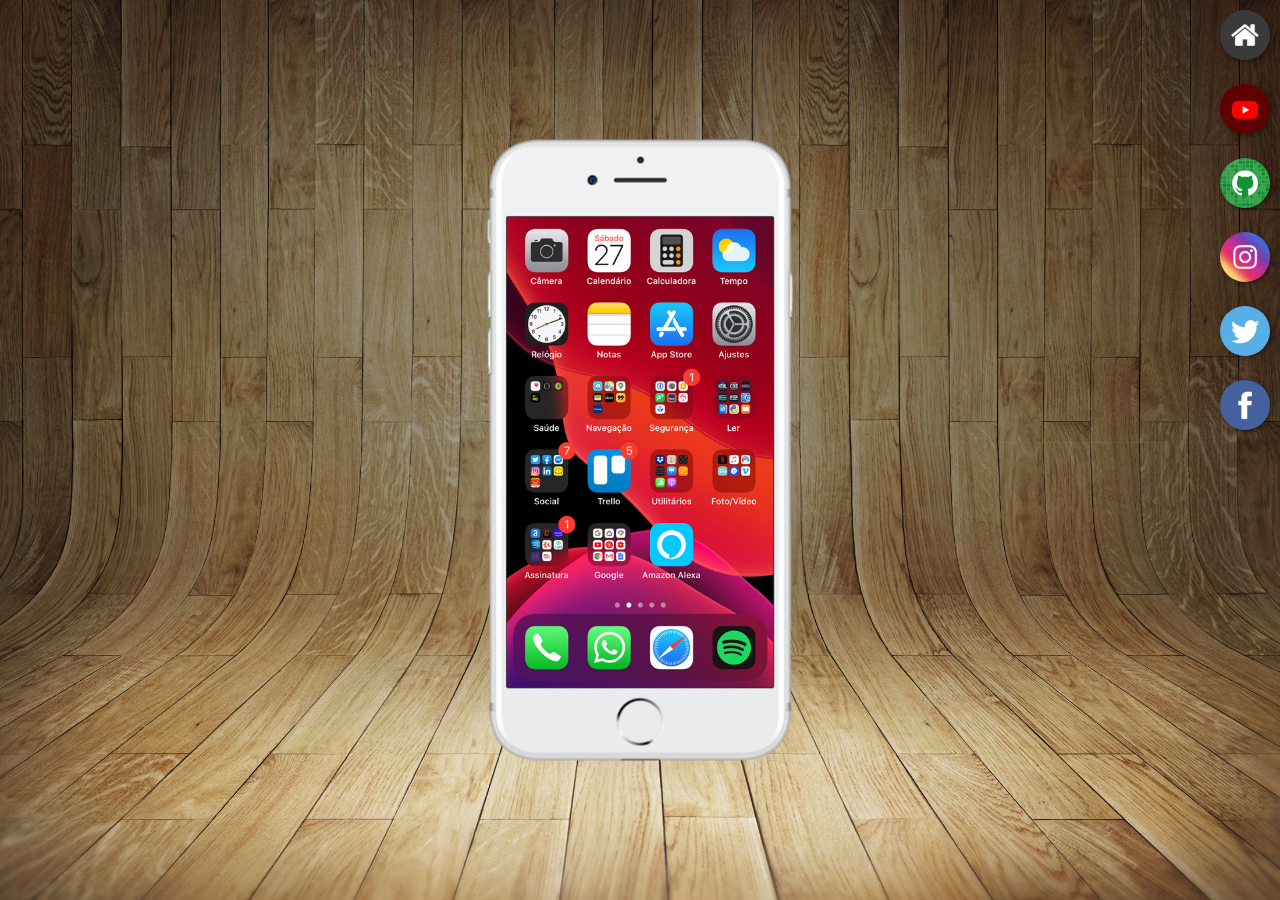
<file: index.html>
<!DOCTYPE html>
<html lang="pt-br">
<head>
    <meta charset="UTF-8">
    <meta name="viewport" content="width=device-width, initial-scale=1.0">
    <link rel="shortcut icon" href="favicon.ico" type="image/x-icon">
    <link rel="stylesheet" href="estilos/style.css">
    <title>Projeto Redes Sociais</title>
</head>
<body>
    <main>
        <section id="telefone">
            <iframe src="home.html" name="tela" id="tela" frameborder="0">
                Seu navegador não é compatível com isso.
            </iframe>
        </section>
        <section id="redes-sociais">
            <a href="home.html" target="tela"><img src="imagens/logo-home.jpg" alt="Home"></a><br>
            <a href="youtube.html" target="tela"><img src="imagens/logo-youtube.jpg" alt="Youtube"></a><br>
            <a href="github.html" target="tela"><img src="imagens/logo-github.jpg" alt="GitHub"></a><br>
            <a href="instagram.html" target="tela"><img src="imagens/logo-instagram.jpg" alt="Instagram"></a><br>
            <a href="x.html" target="tela"><img src="imagens/logo-twitter.jpg" alt="Twitter"></a><br>
            <a href="facebook.html" target="tela"><img src="imagens/logo-facebook.jpg" alt="Facebook"></a>
        </section>
    </main>
</body>
</html>
</file>
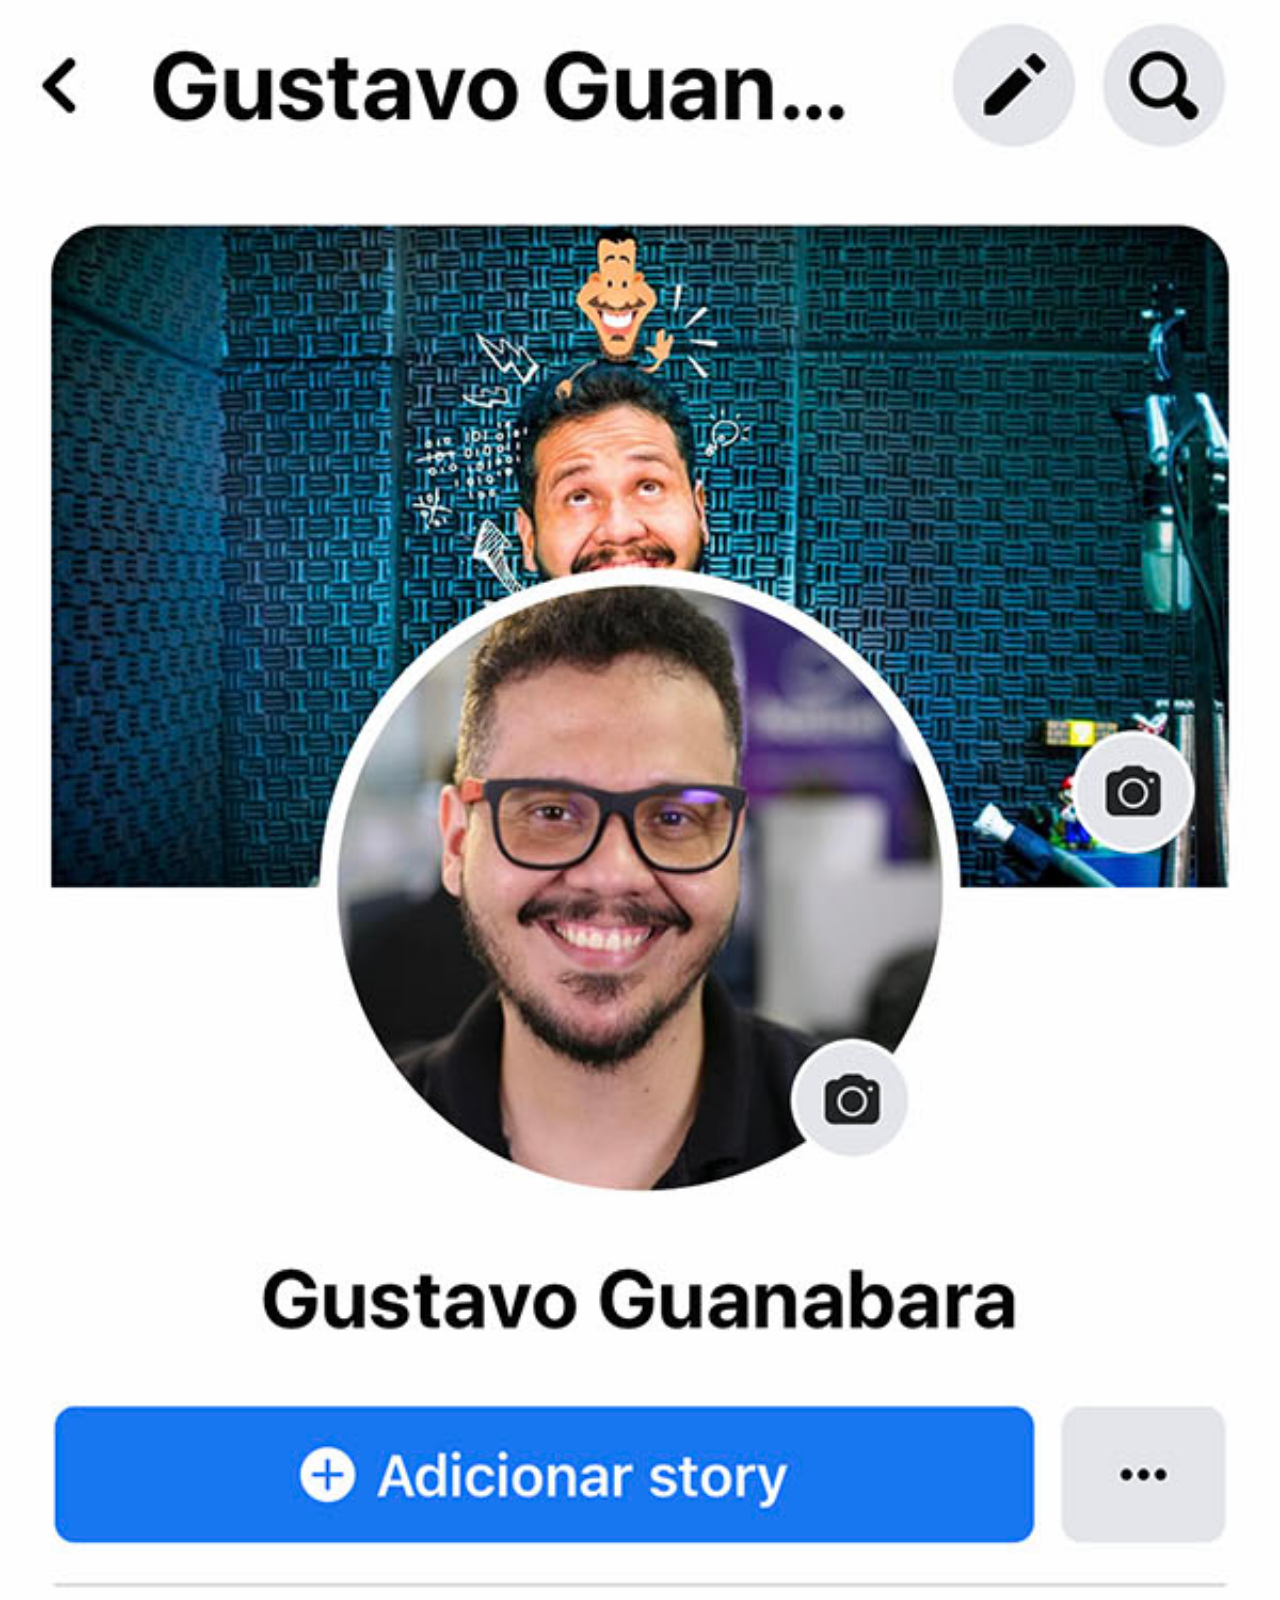
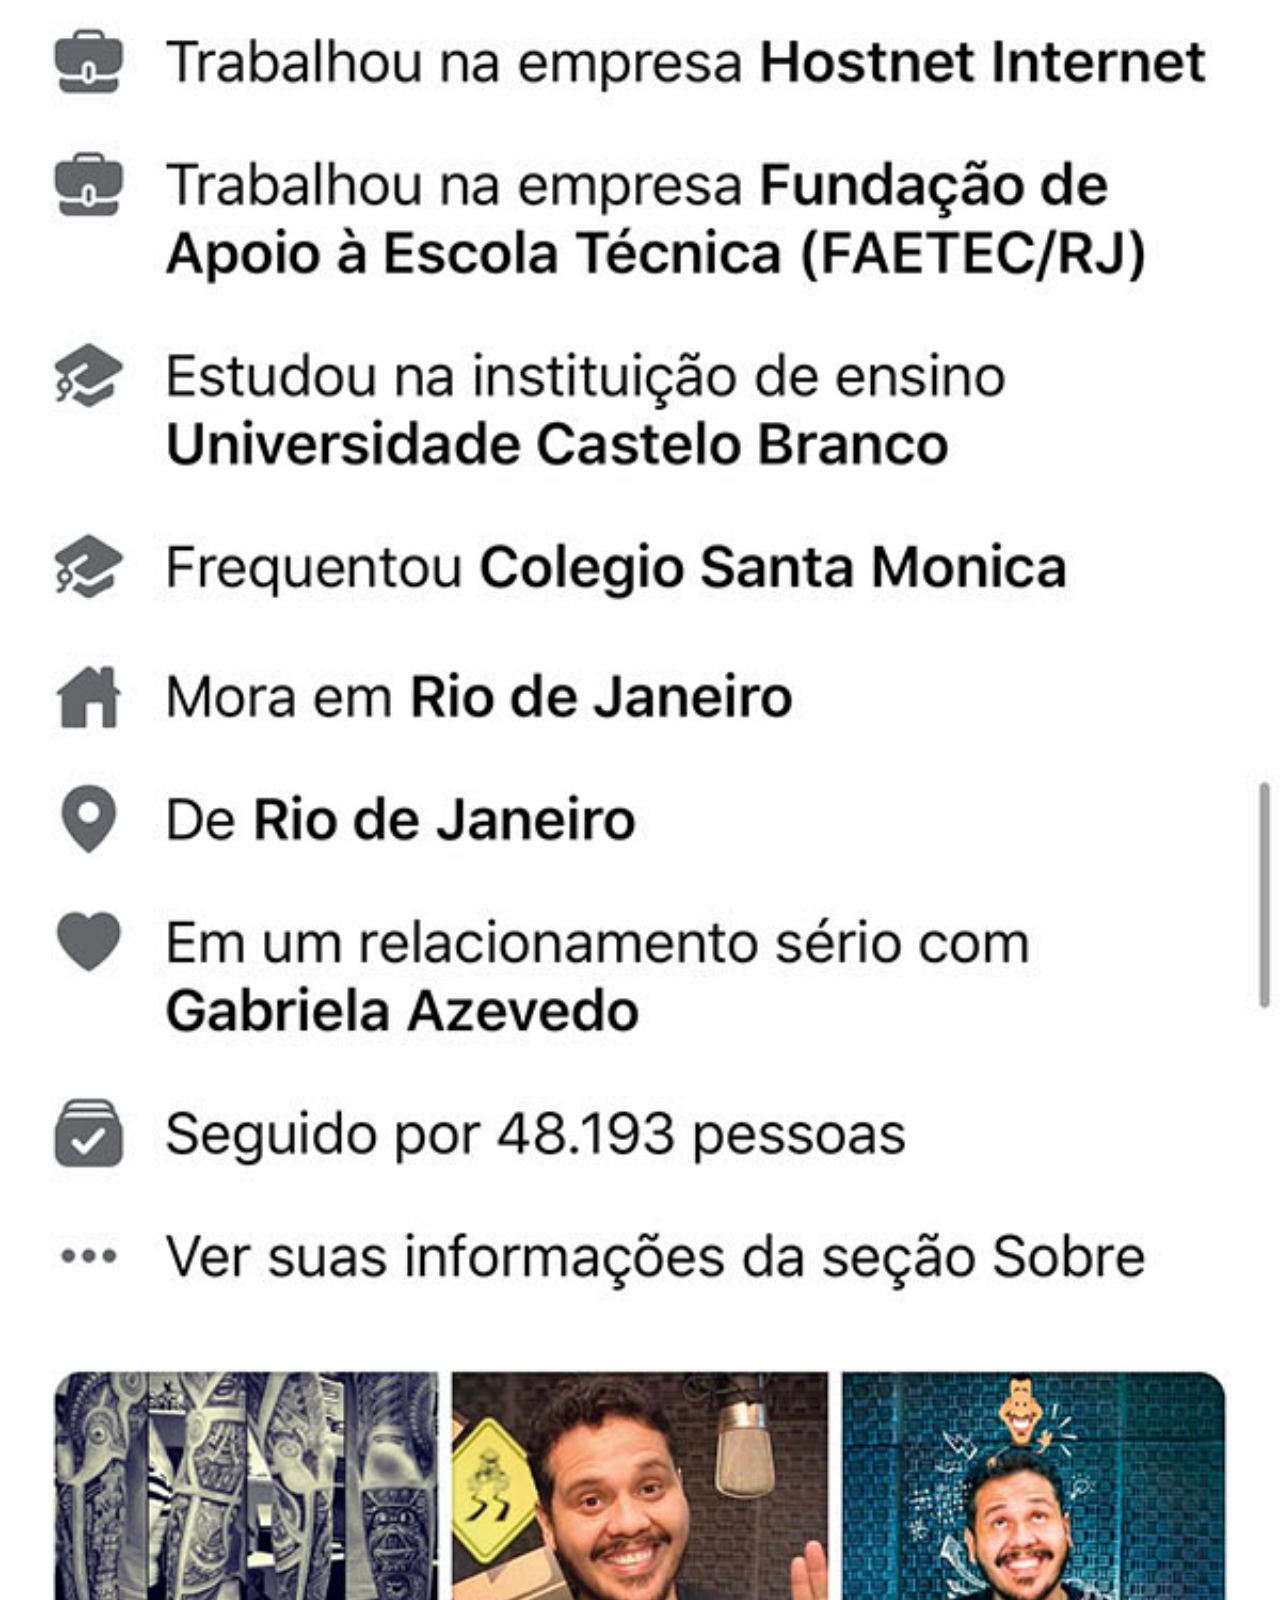
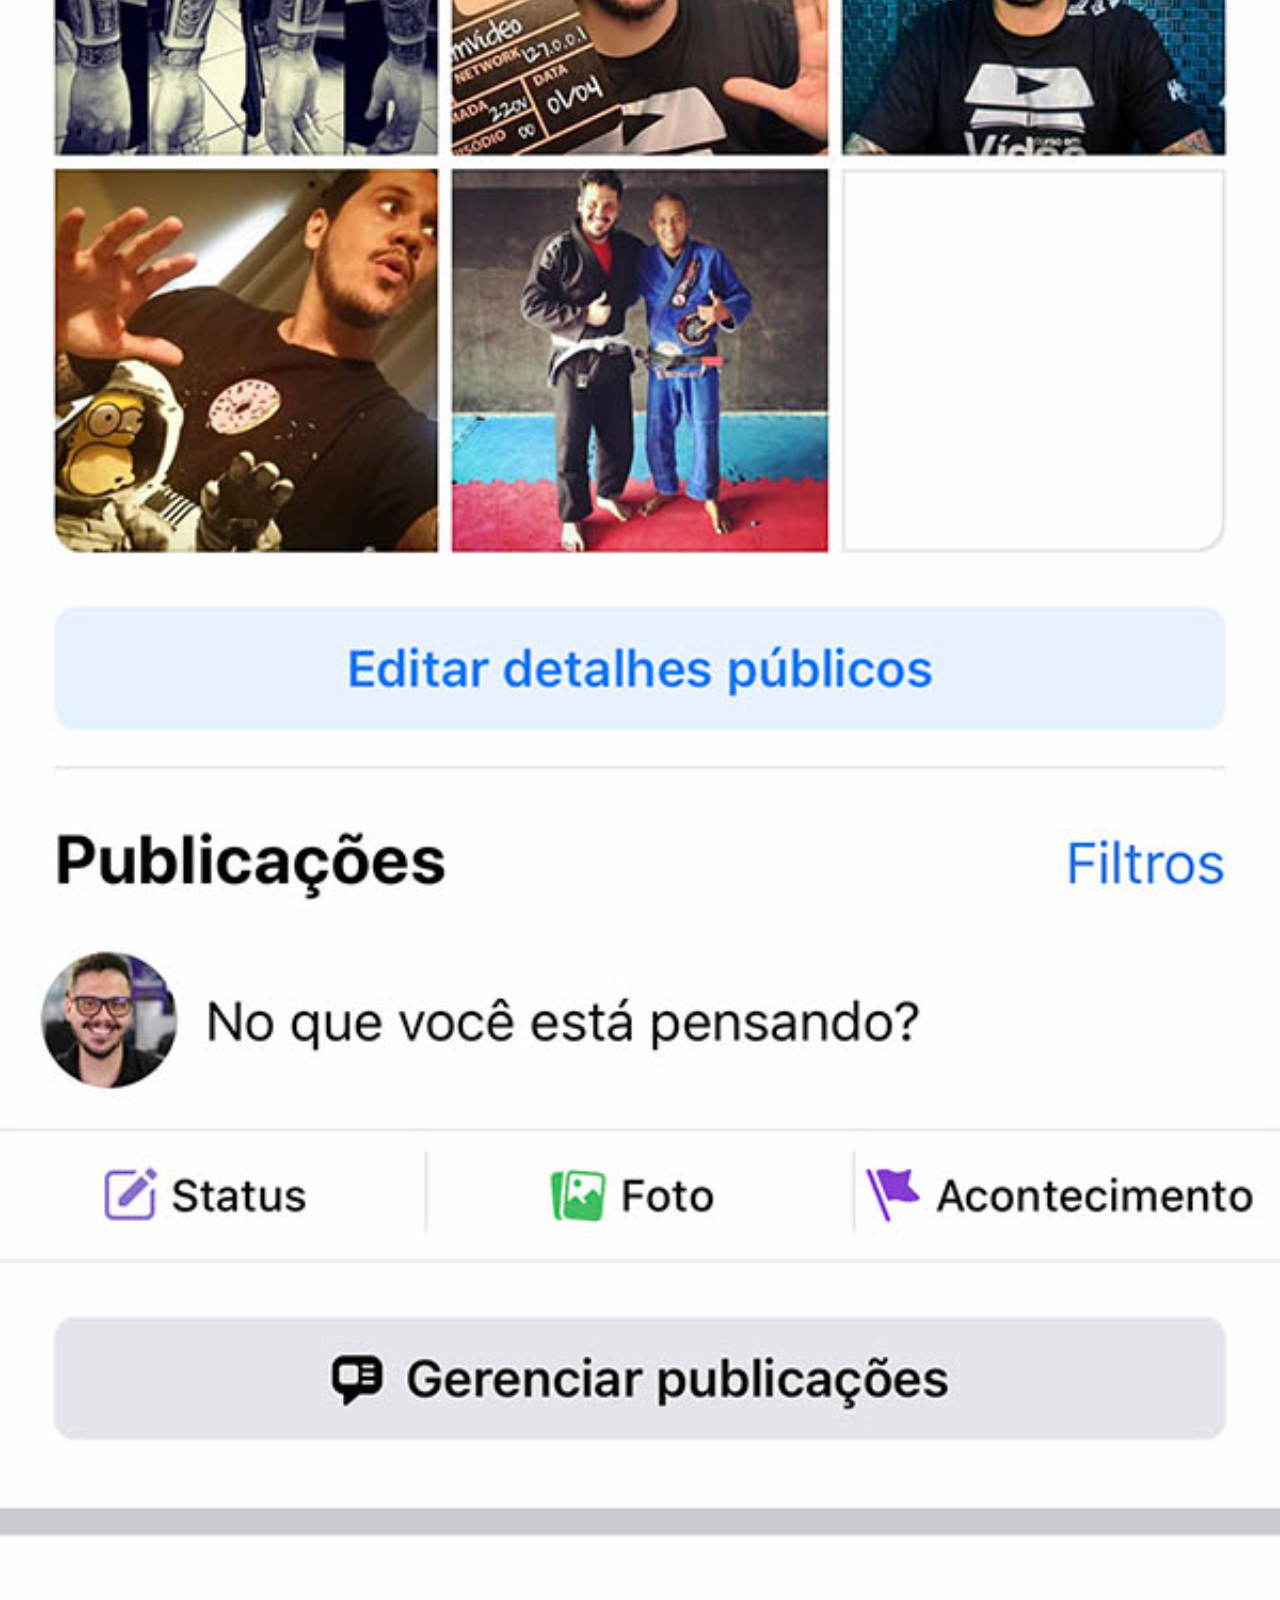
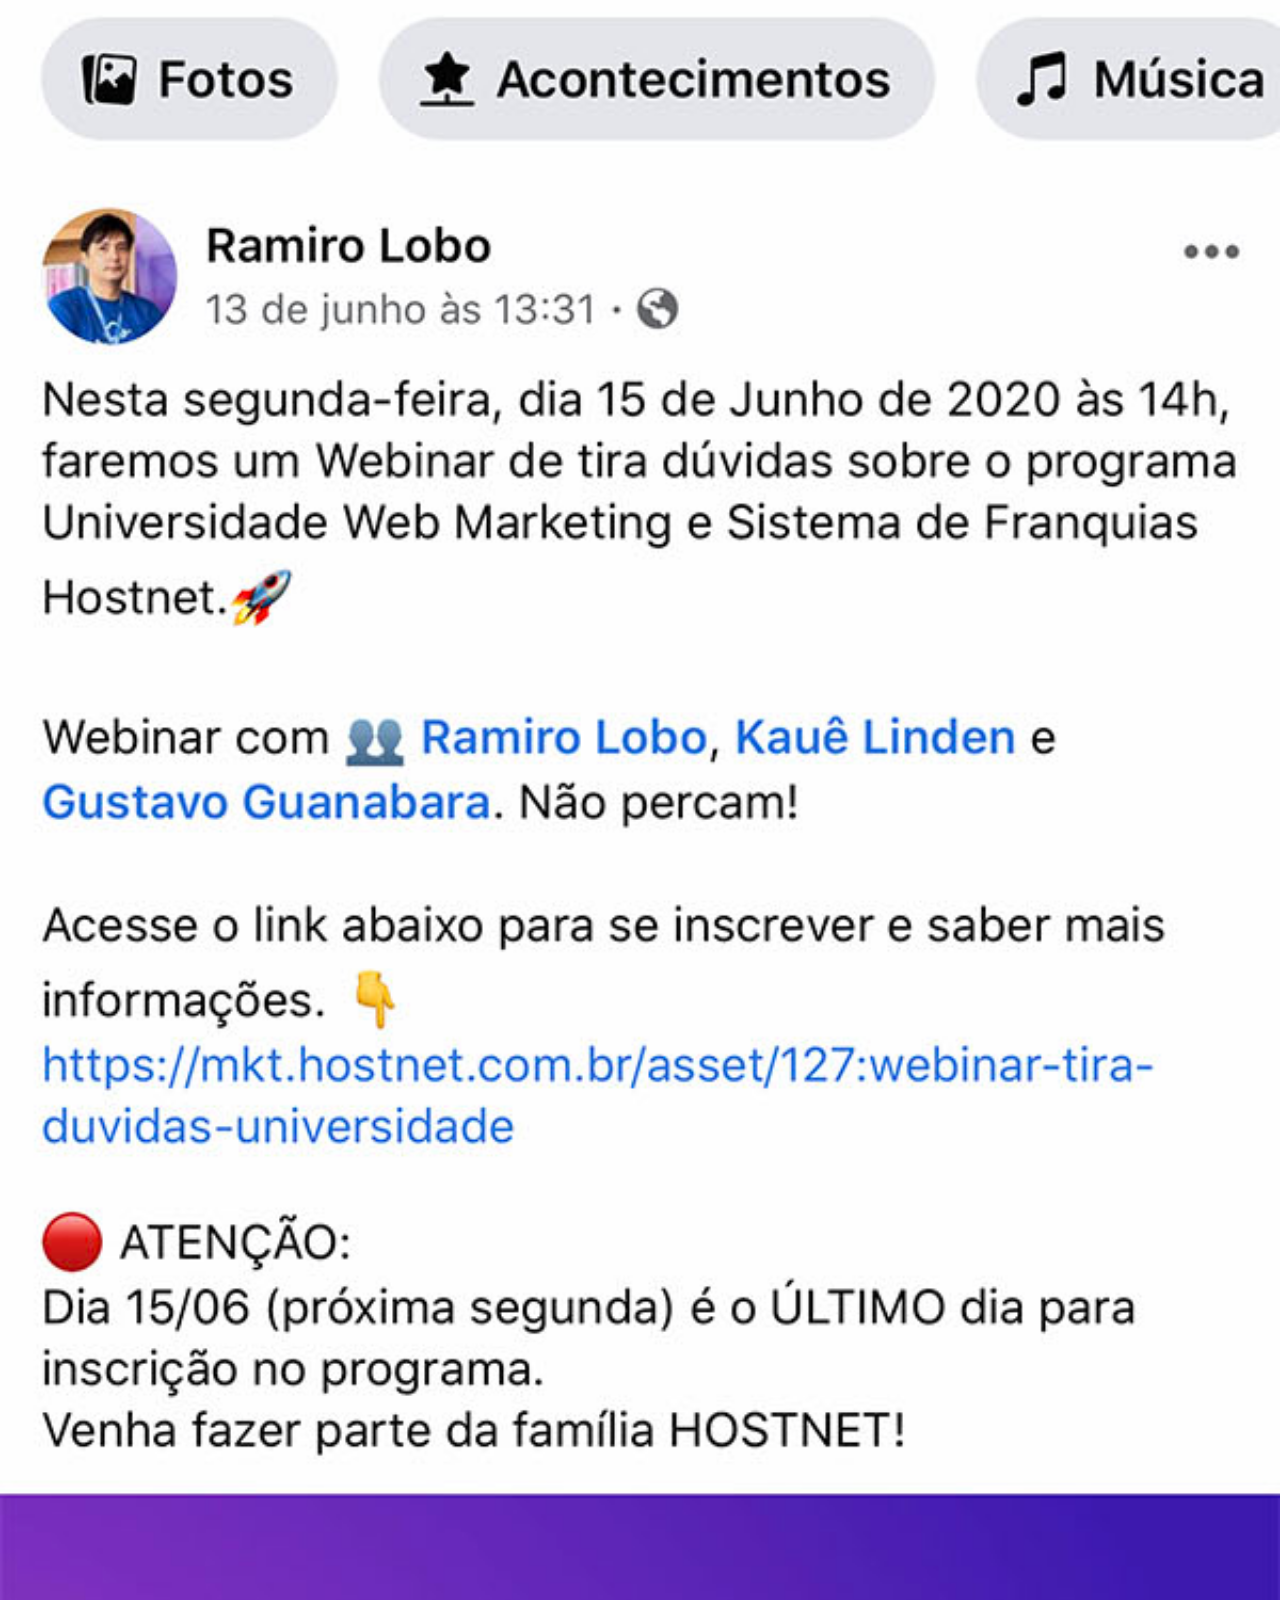
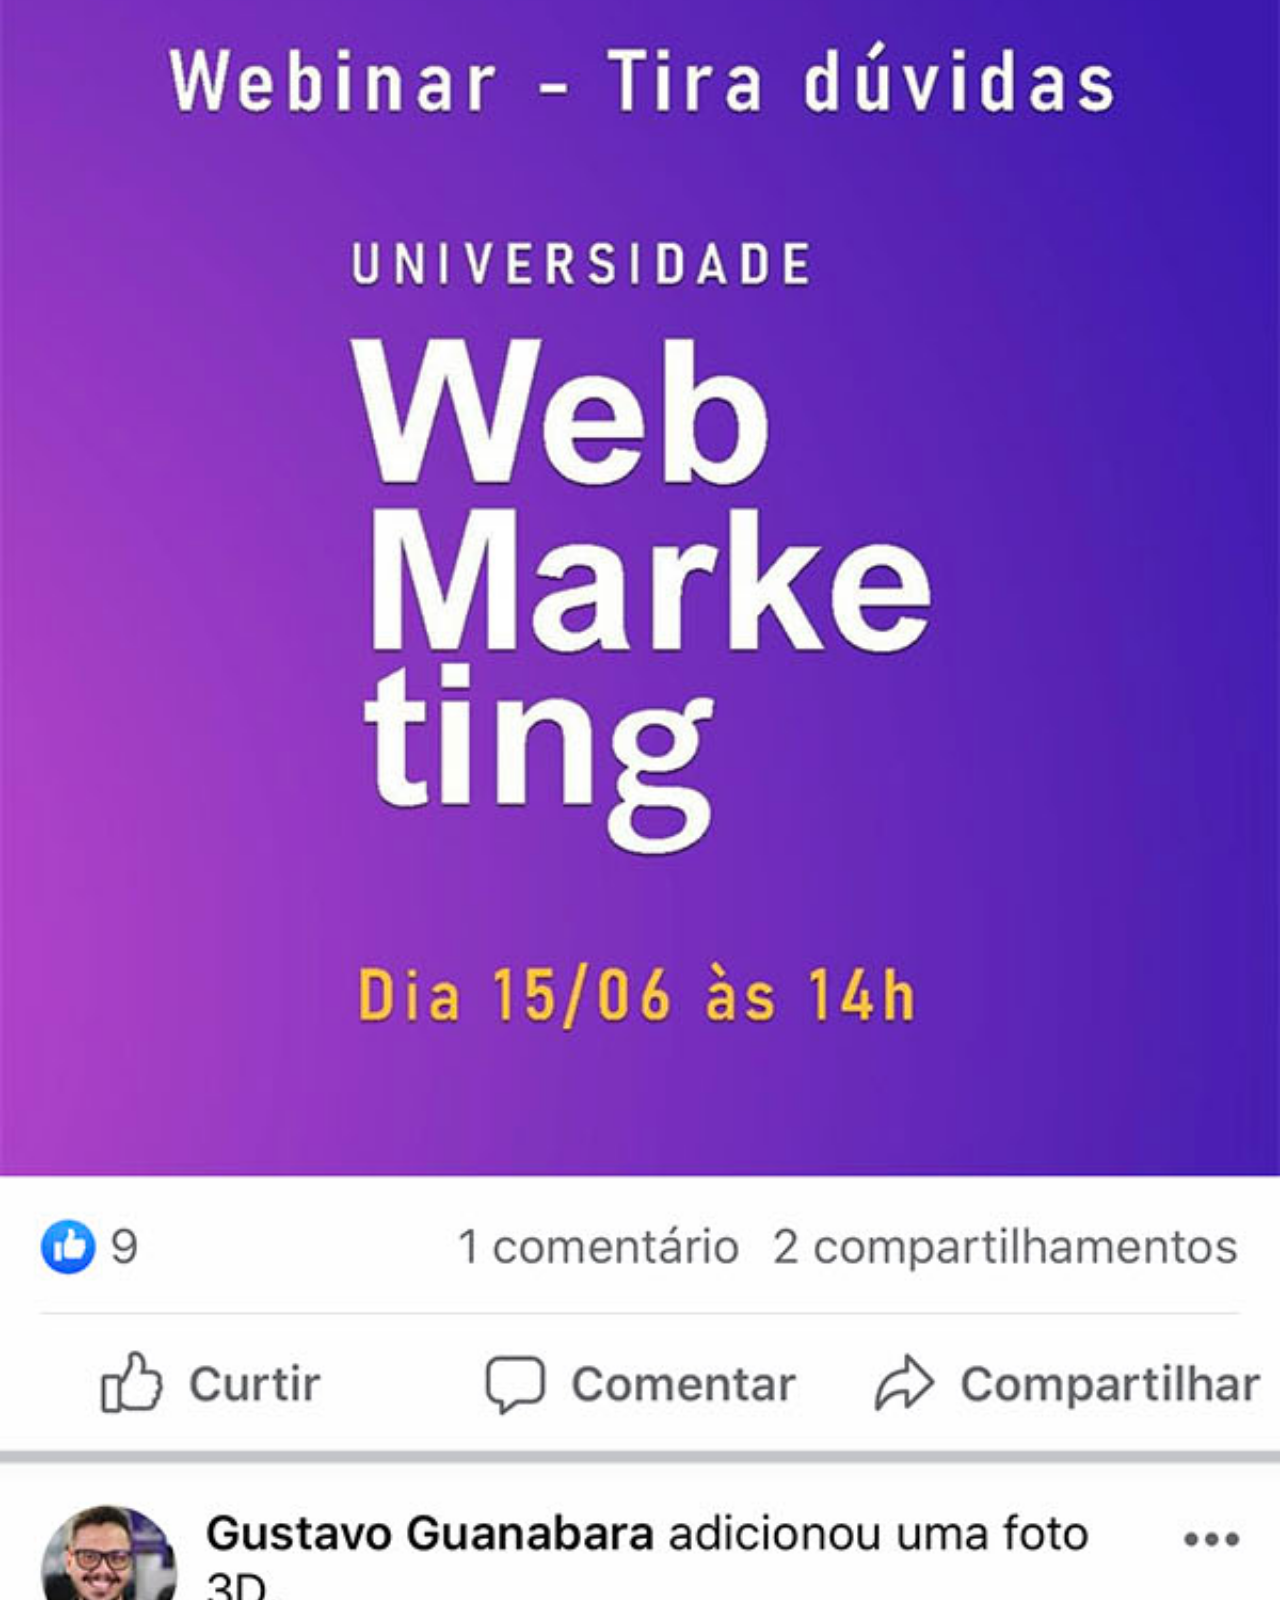
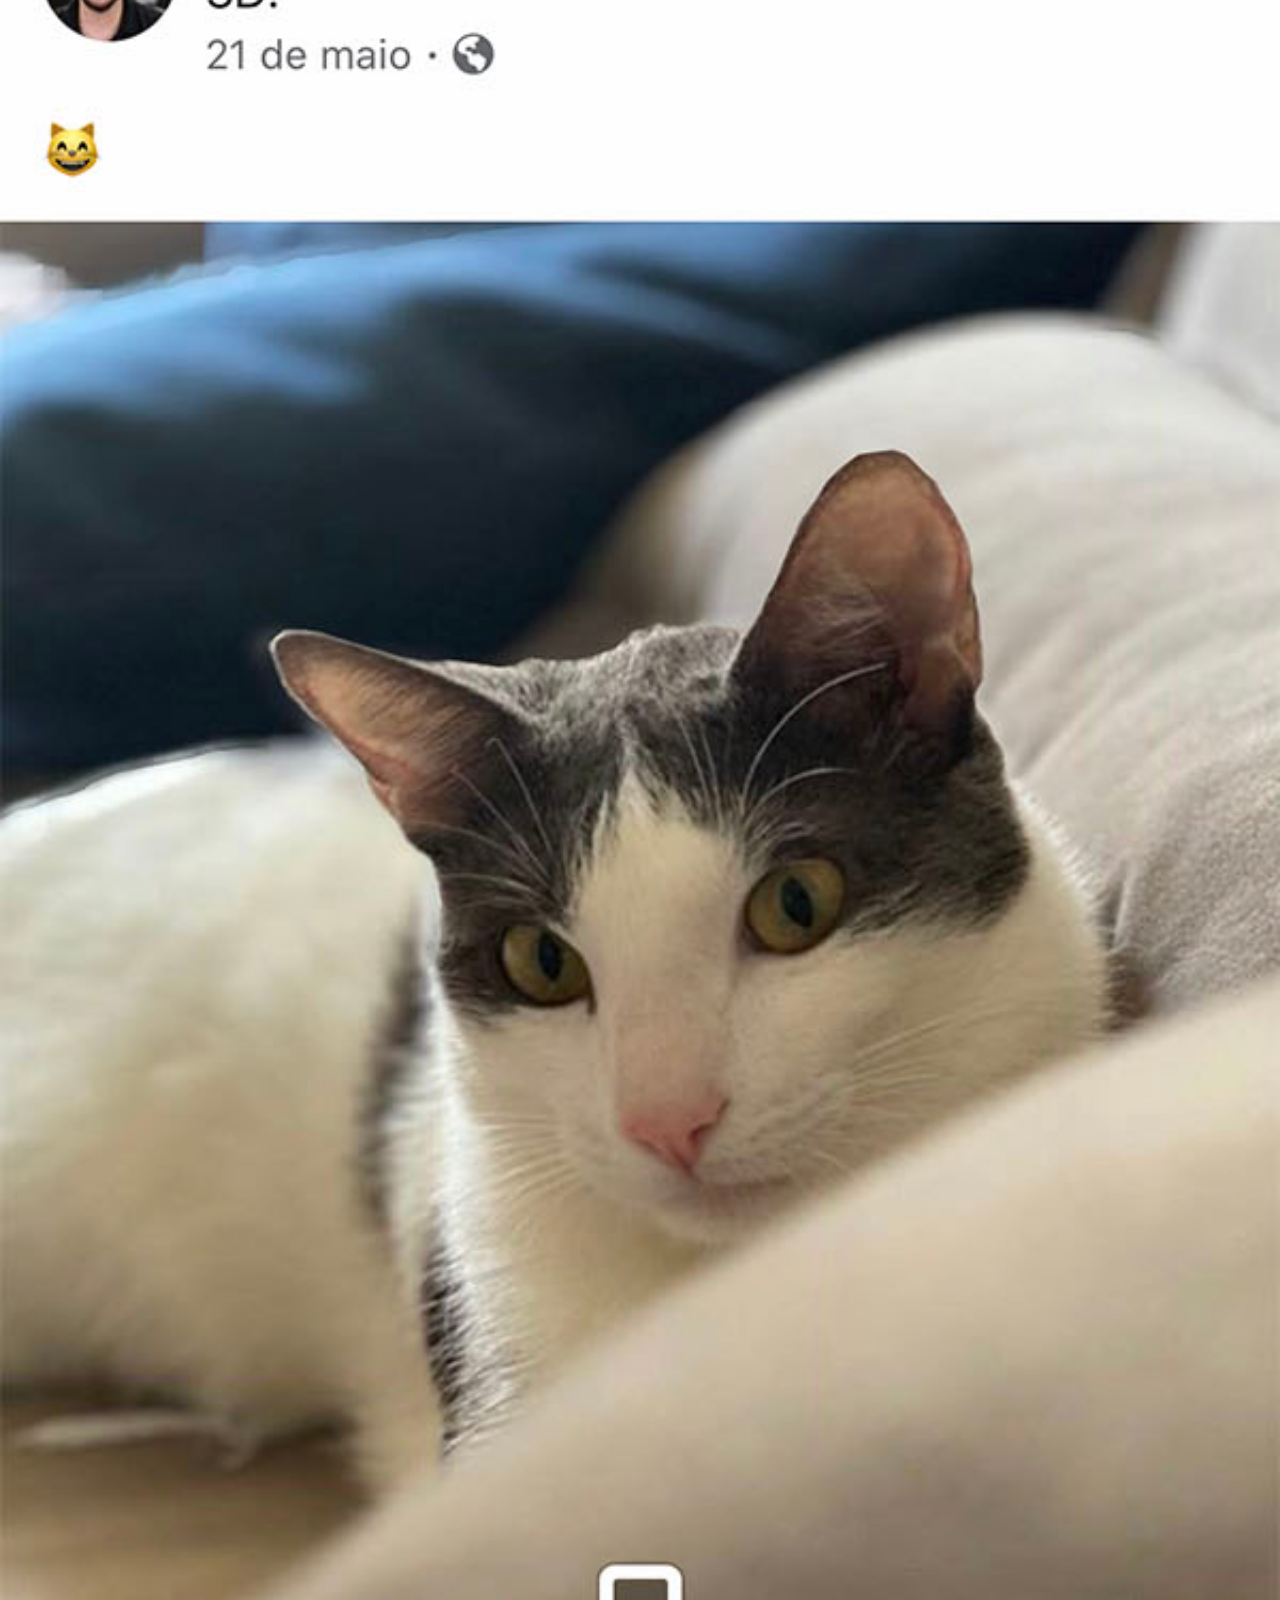
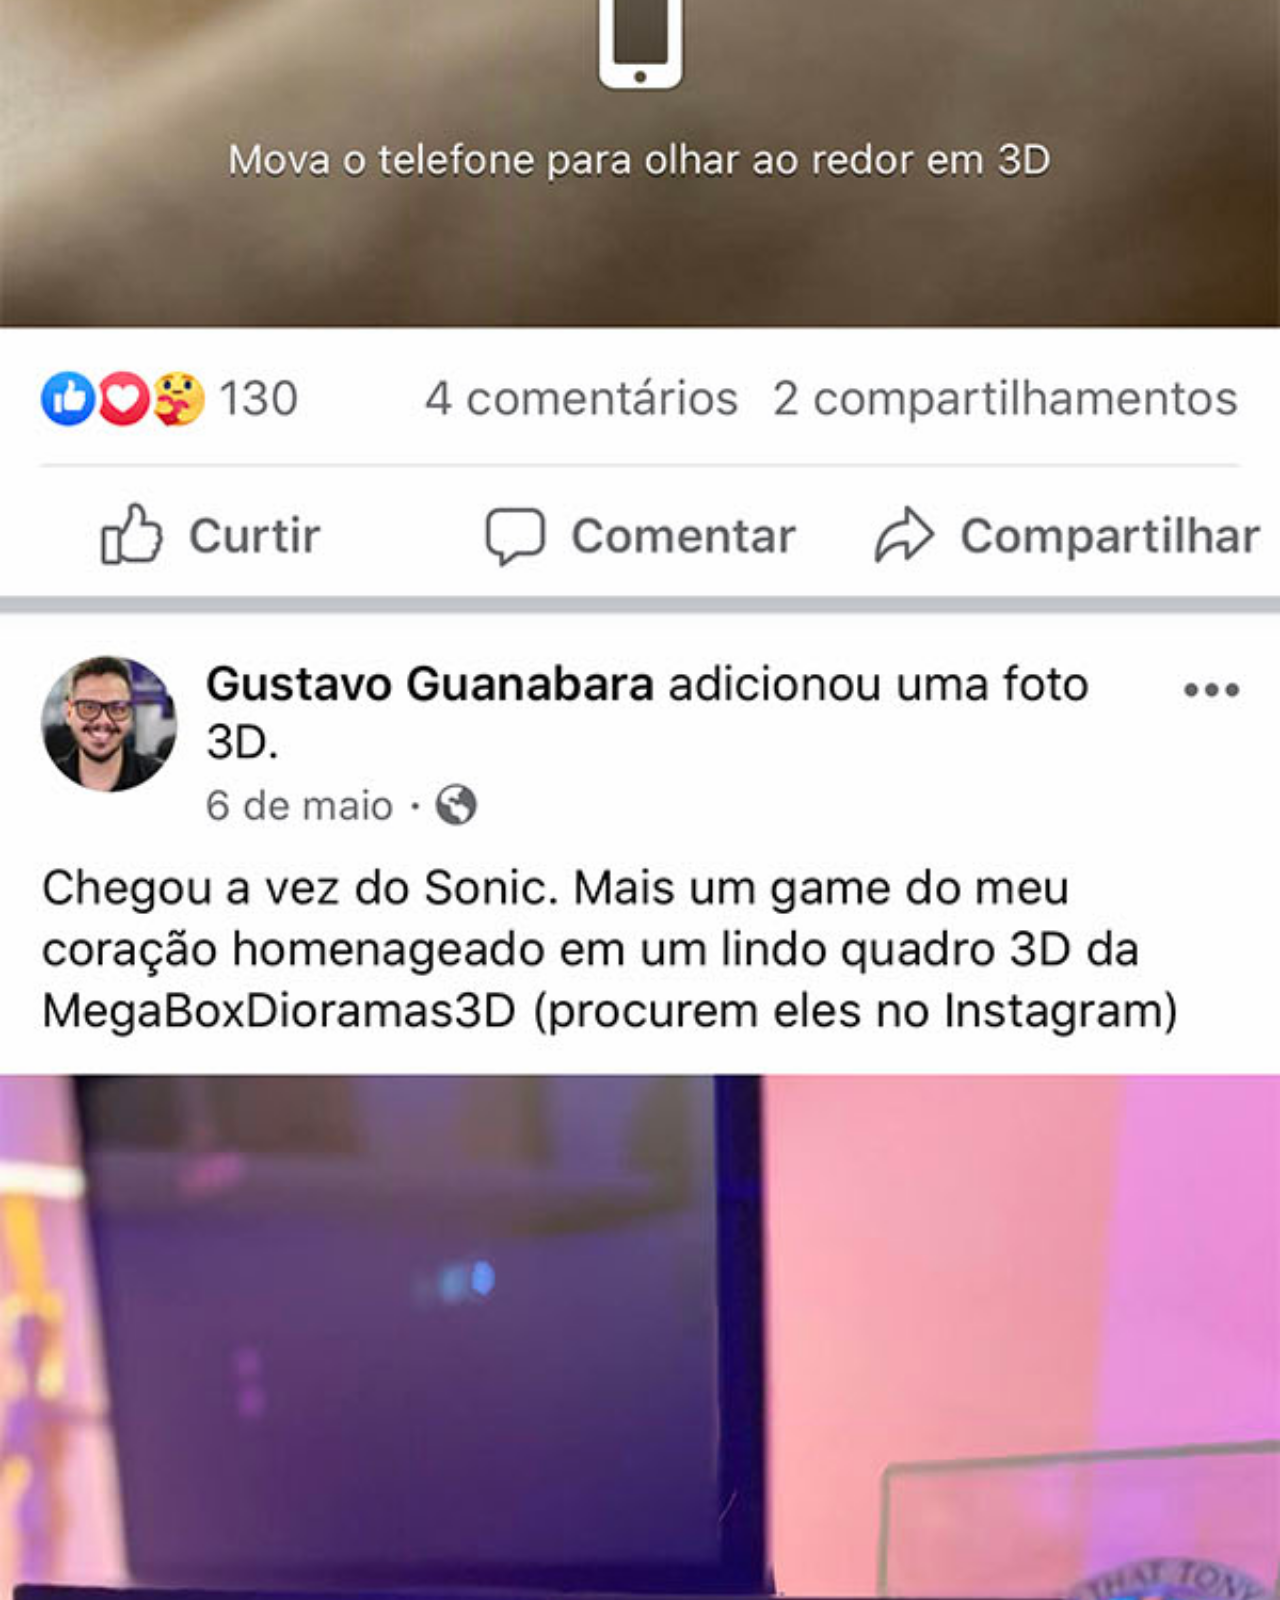
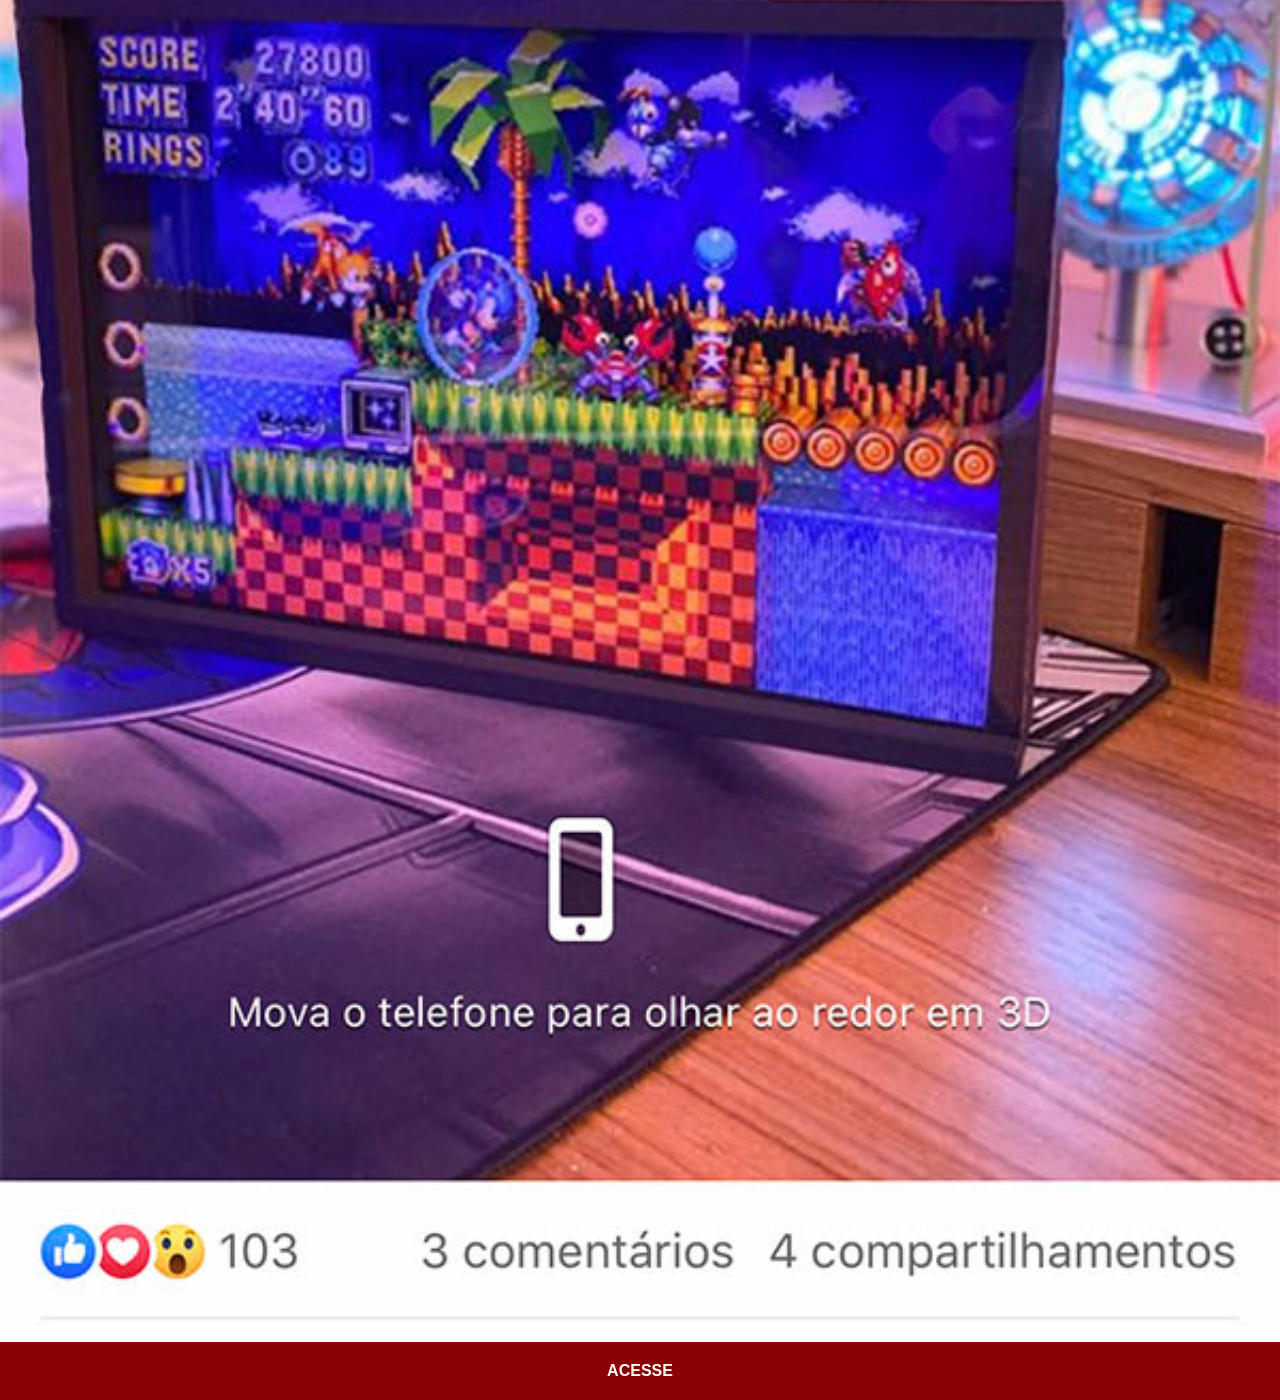
<file: facebook.html>
<!DOCTYPE html>
<html lang="pt-br">
<head>
    <meta charset="UTF-8">
    <meta name="viewport" content="width=device-width, initial-scale=1.0">
    <title>Facebook</title>
    <link rel="stylesheet" href="estilos/social.css">
</head>
<body>
    <img src="imagens/tela-facebook.jpg" alt="Facebook">
    <a href="https://www.facebook.com/gustavoguanabara/?locale=pt_BR" target="_blank">ACESSE</a>
</body>
</html>
</file>
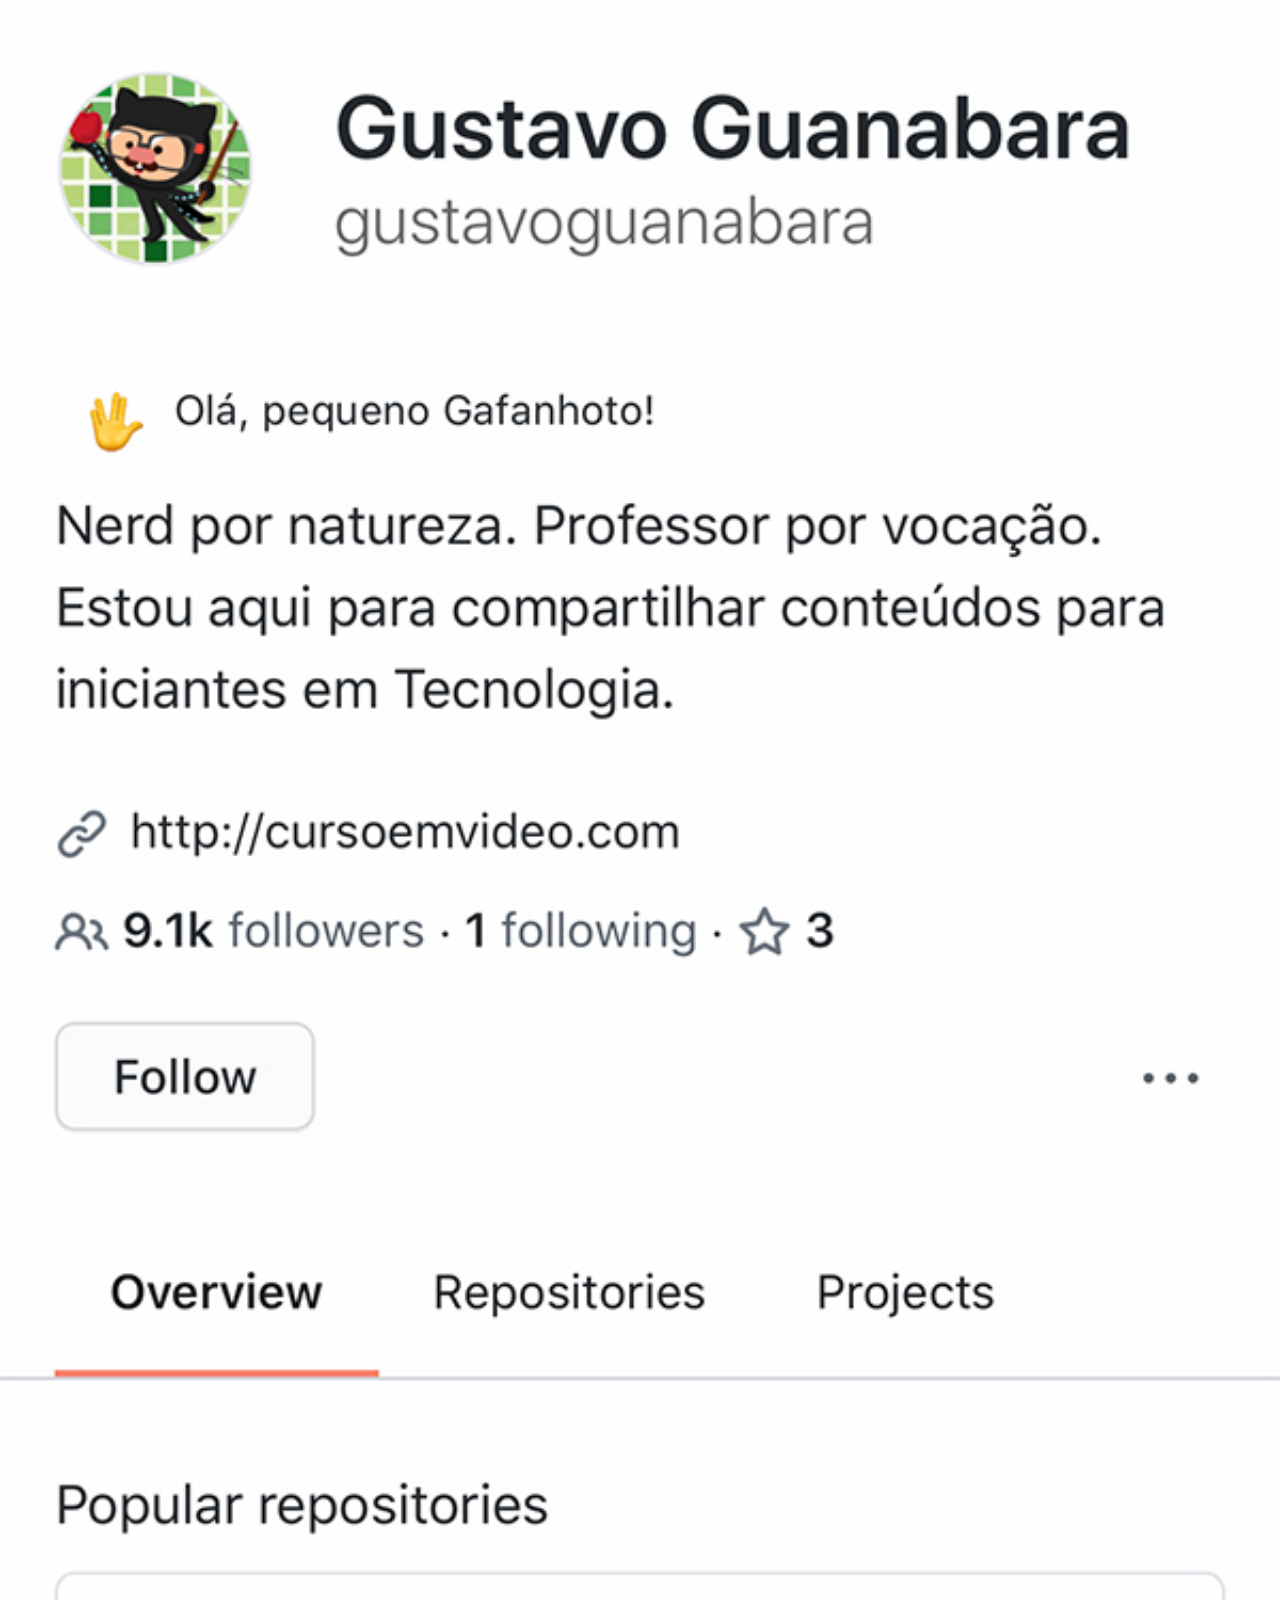
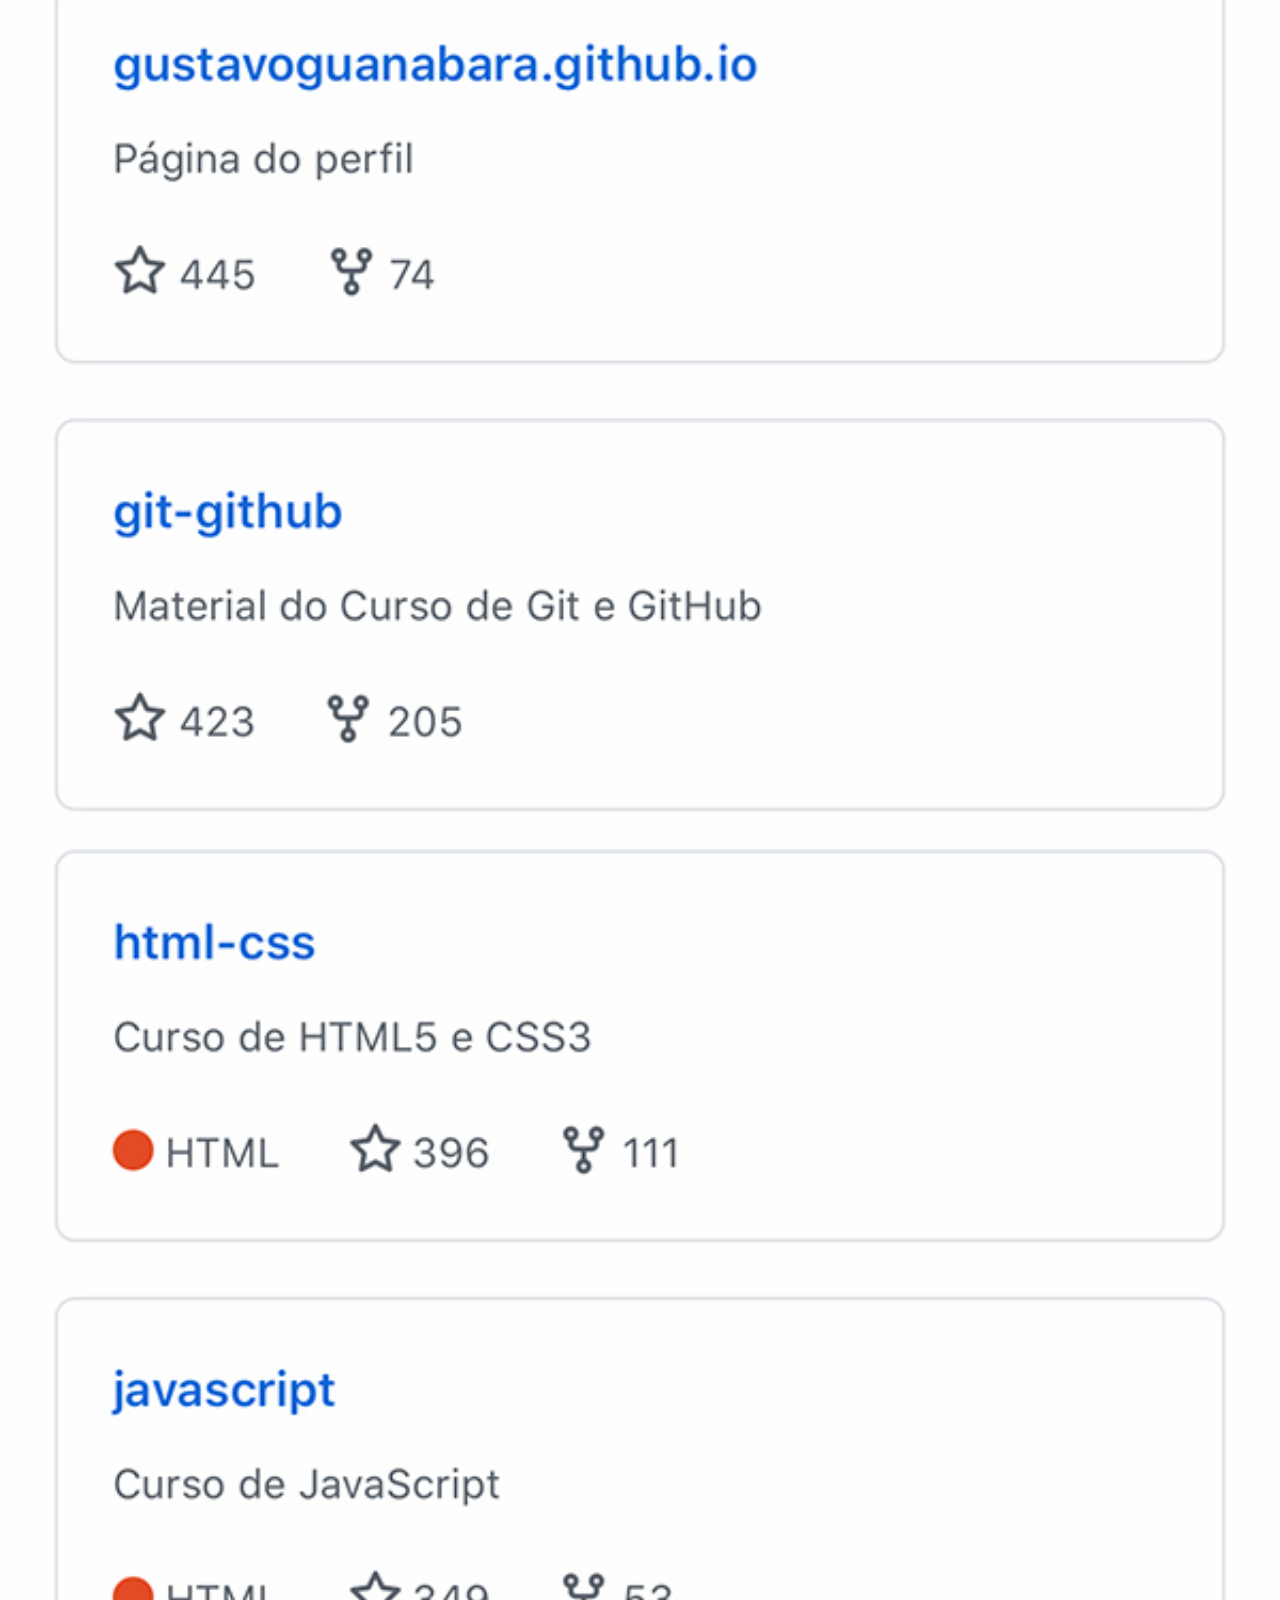
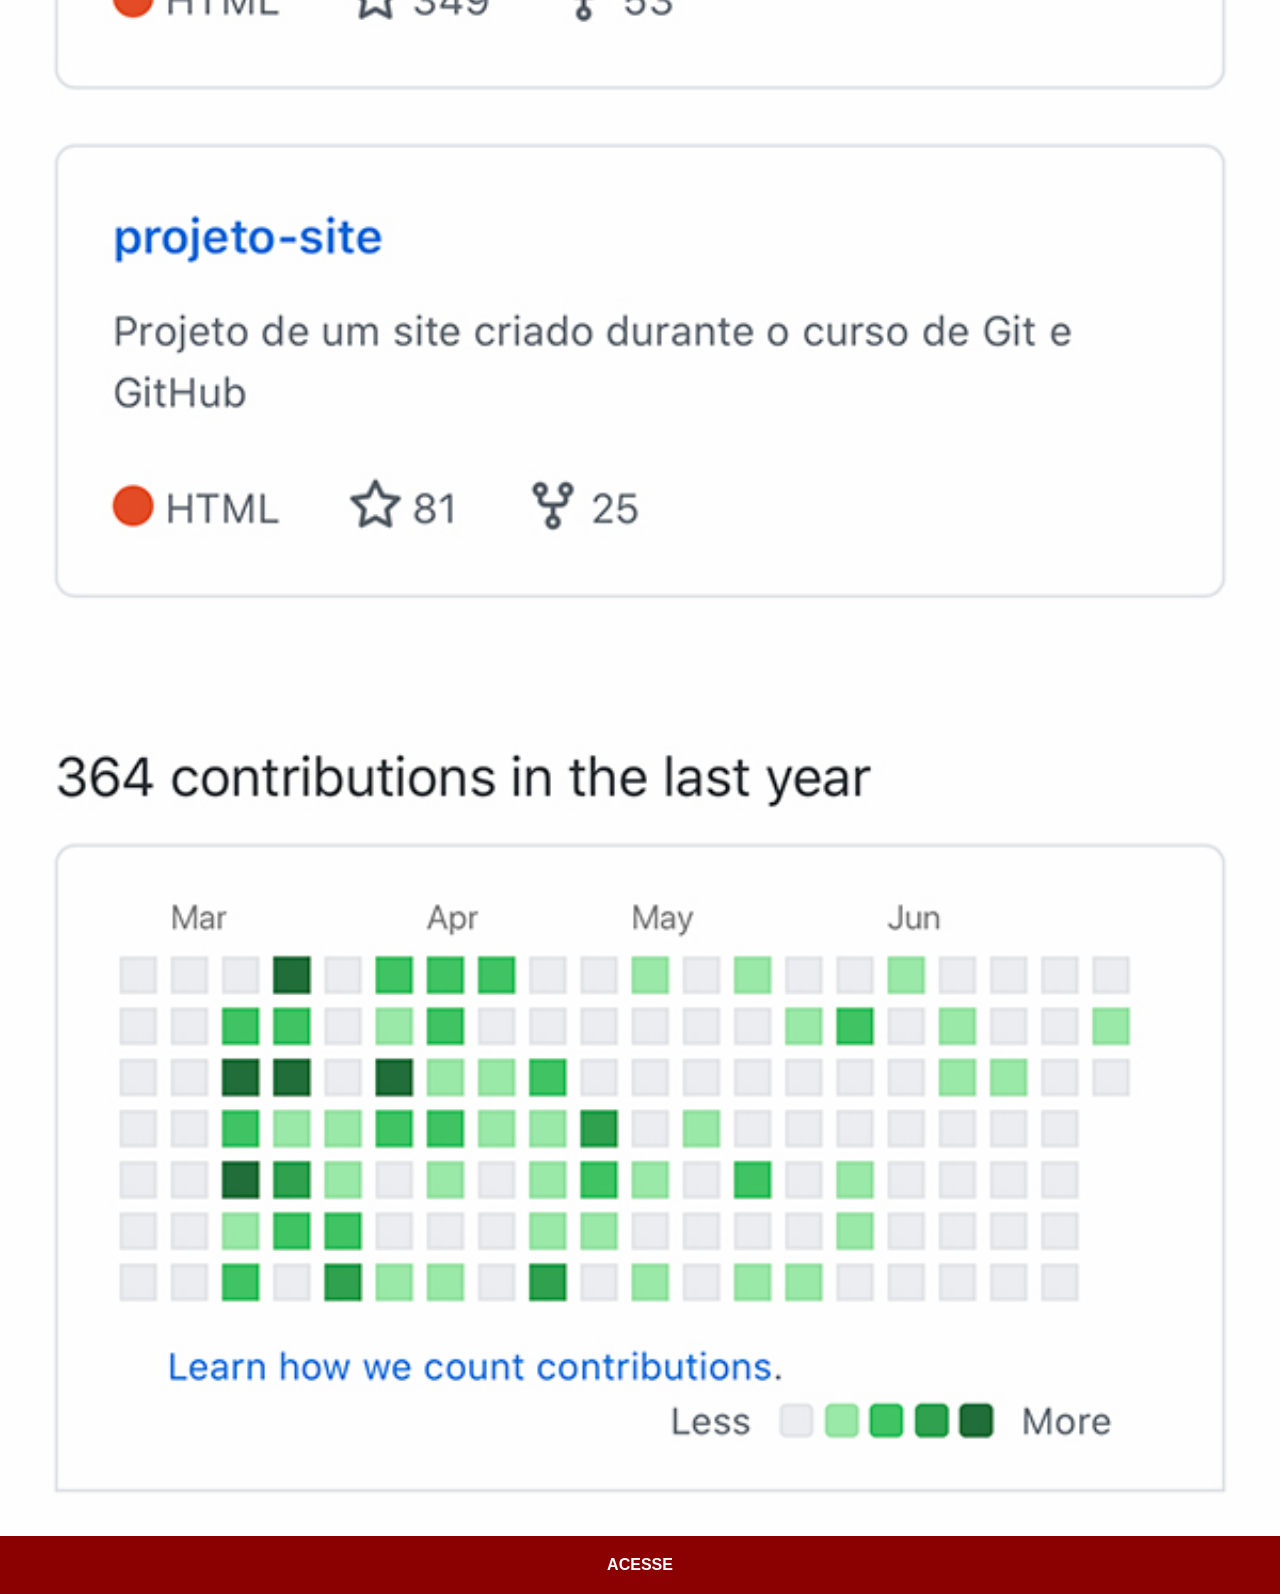
<file: github.html>
<!DOCTYPE html>
<html lang="pt-br">
<head>
    <meta charset="UTF-8">
    <meta name="viewport" content="width=device-width, initial-scale=1.0">
    <title>GitHub</title>
    <link rel="stylesheet" href="estilos/social.css">
</head>
<body>
    <img src="imagens/tela-github.jpg" alt="GitHub">
    <a href="https://github.com/gustavoguanabara" target="_blank">ACESSE</a>
</body>
</html>
</file>
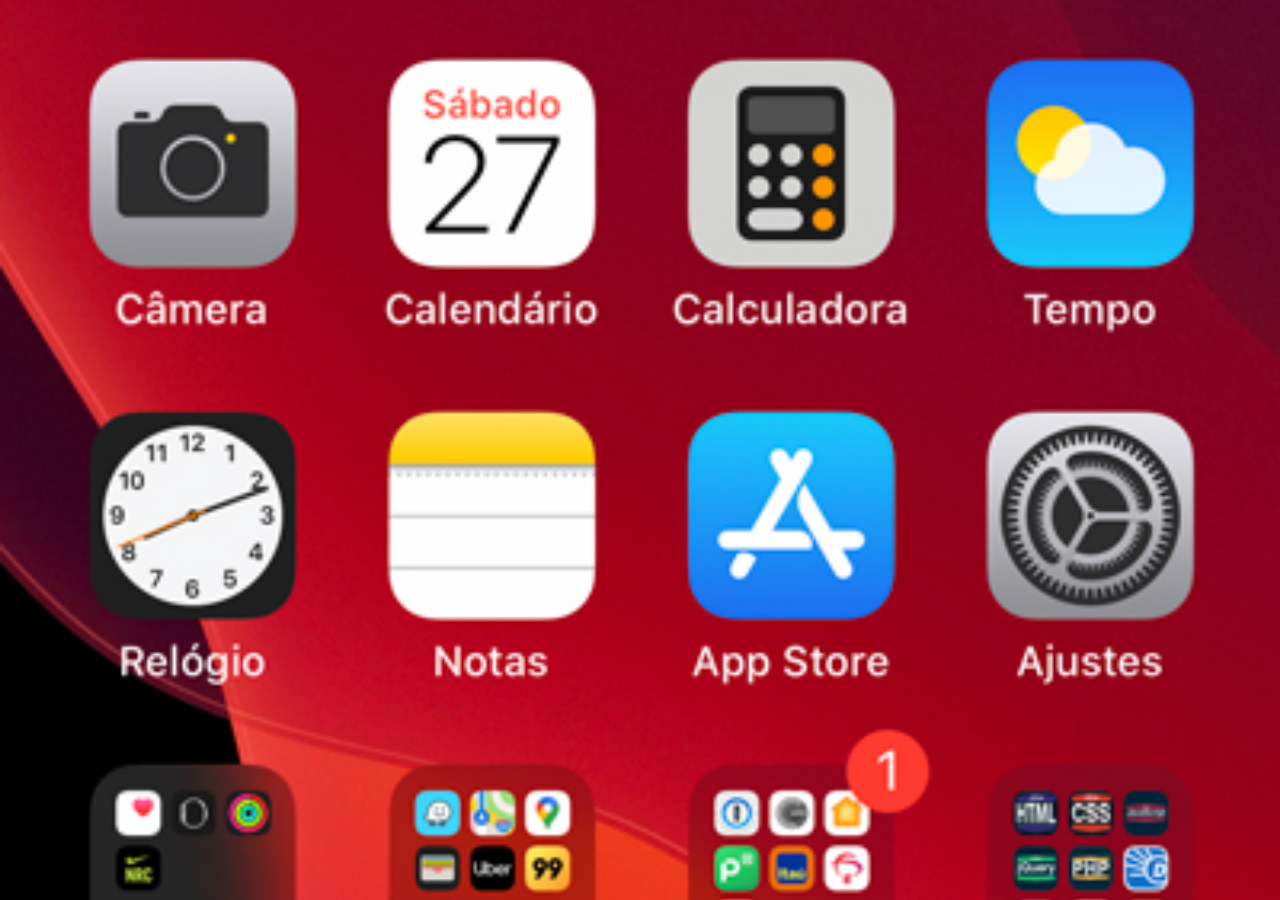
<file: home.html>
<!DOCTYPE html>
<html lang="pt-br">
<head>
    <meta charset="UTF-8">
    <meta name="viewport" content="width=device-width, initial-scale=1.0">
    <title>Home</title>
</head>

<style>
    * {
        margin: 0%;
        padding: 0%;
    }

    body {
        width: 100vw;
        height: 100vh;
        background: black url('imagens/tela-home.jpg') no-repeat top center;
        background-size: cover;
    }
</style>

<body>
    
</body>
</html>
</file>
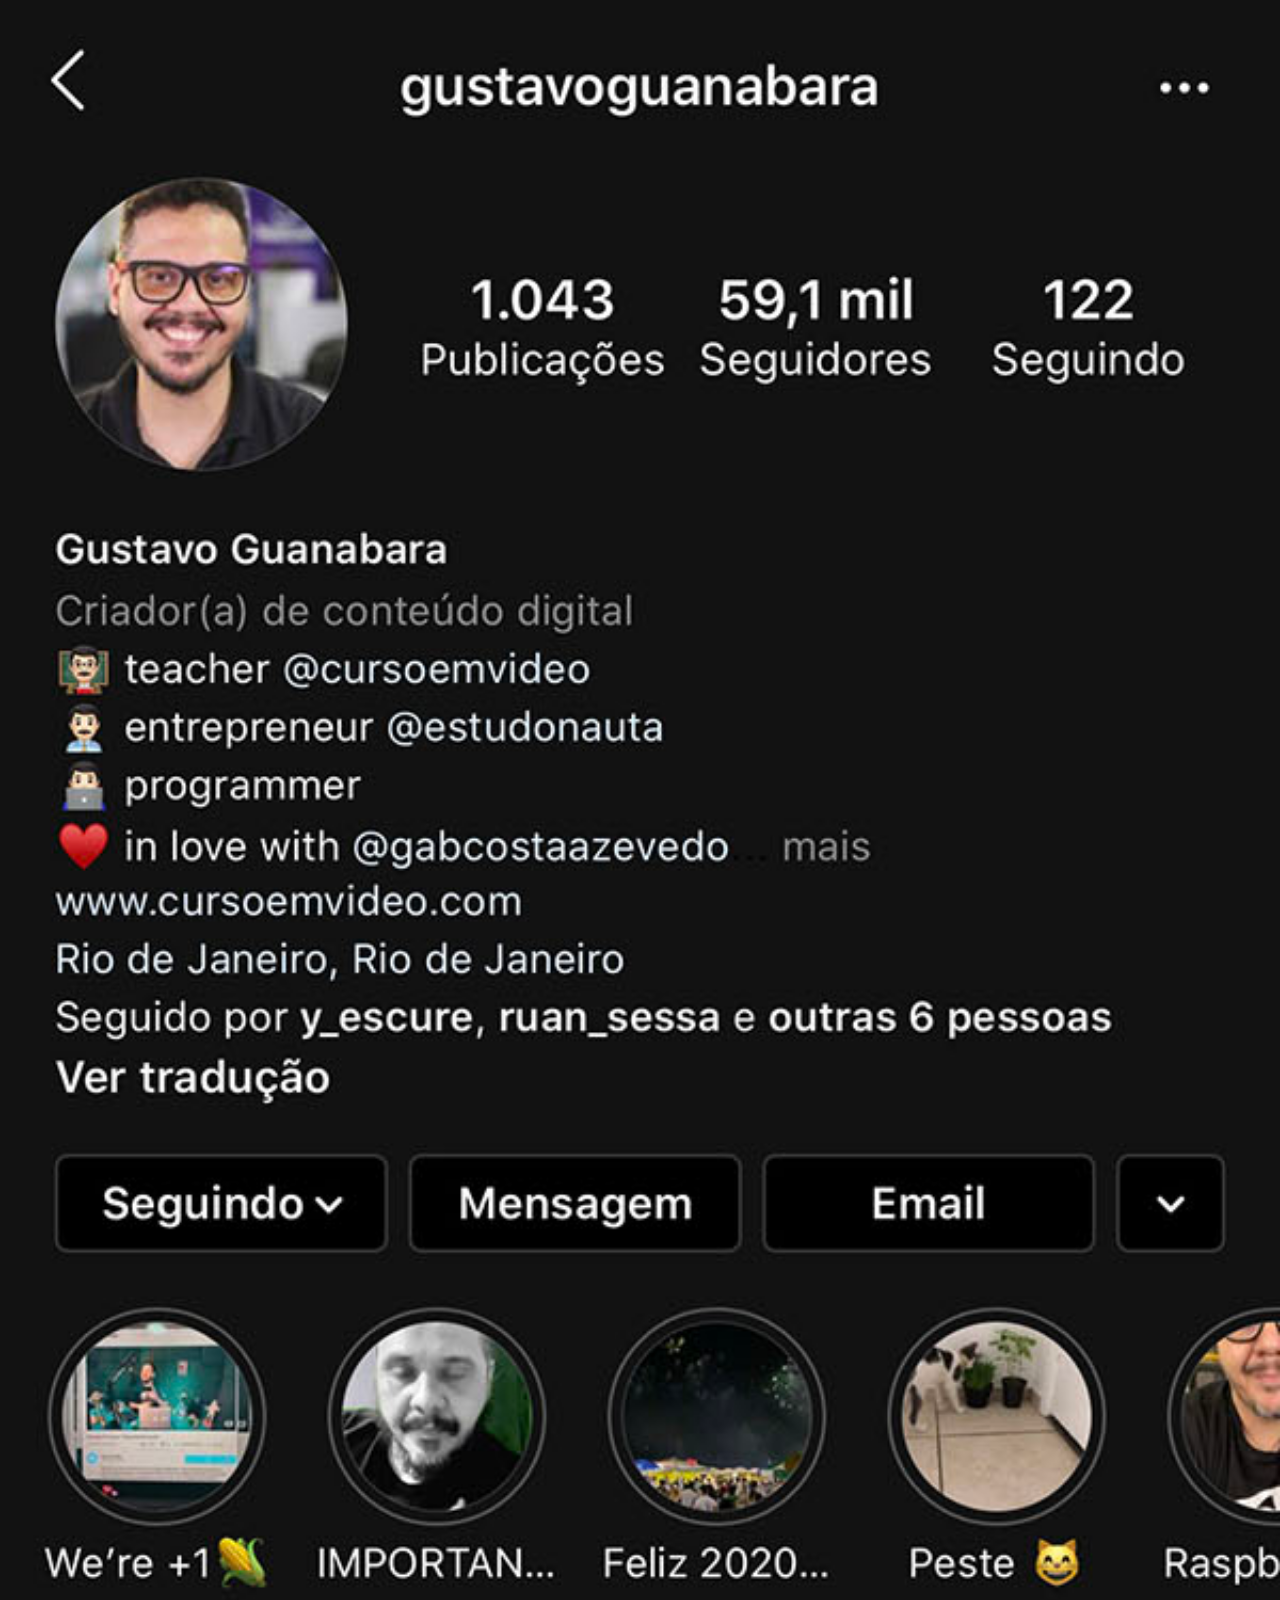
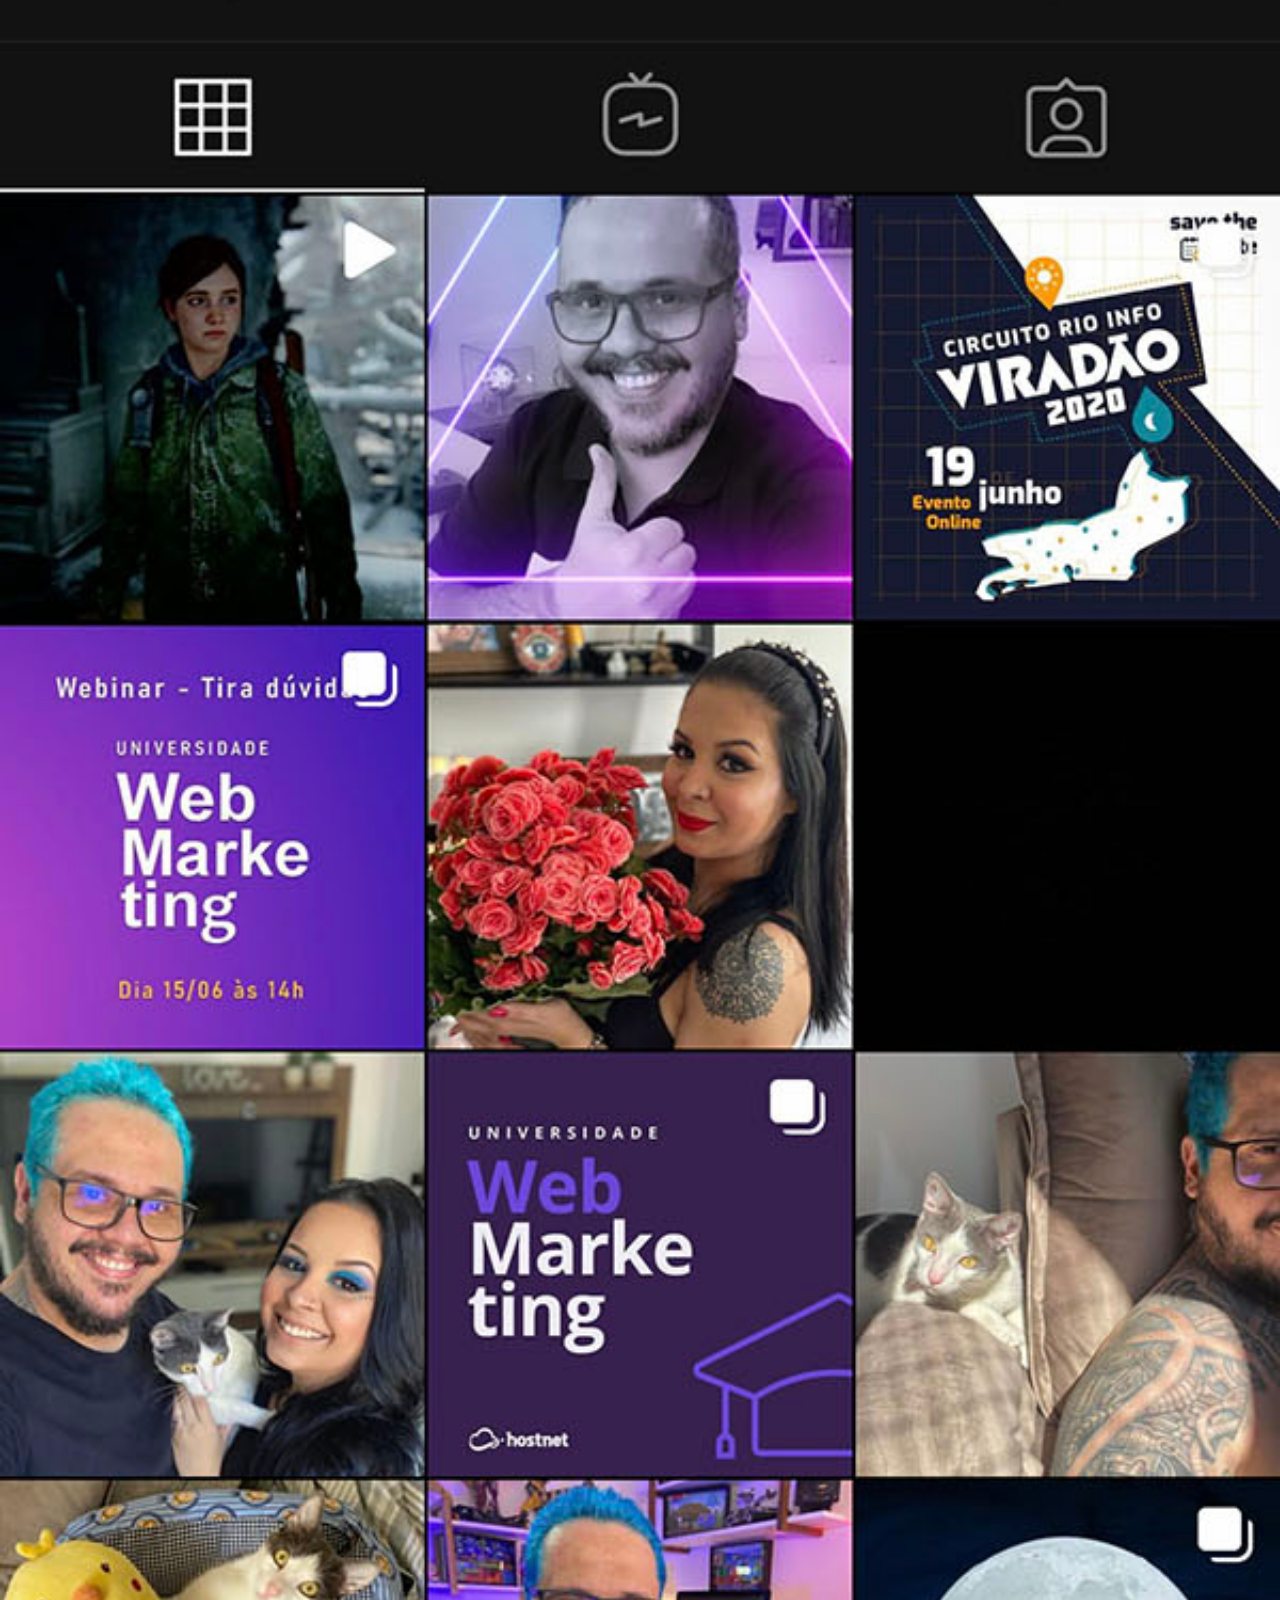
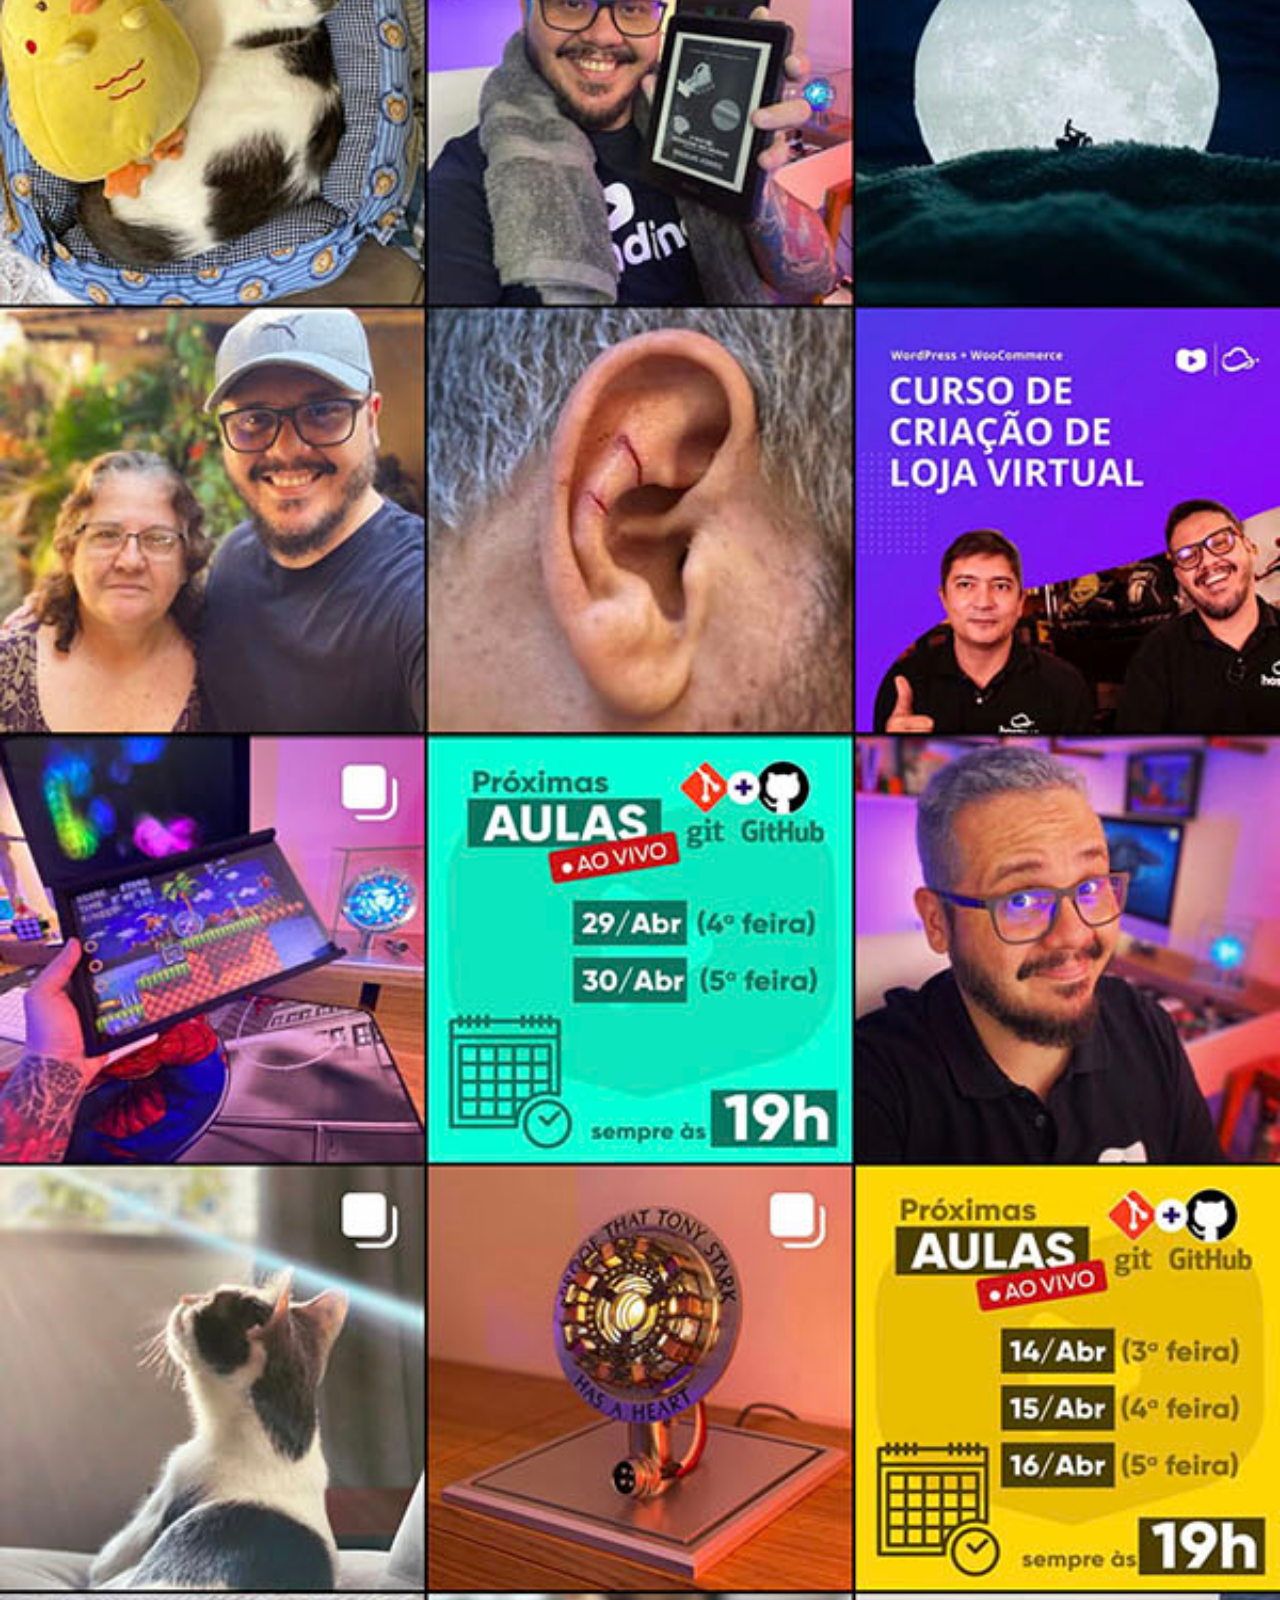
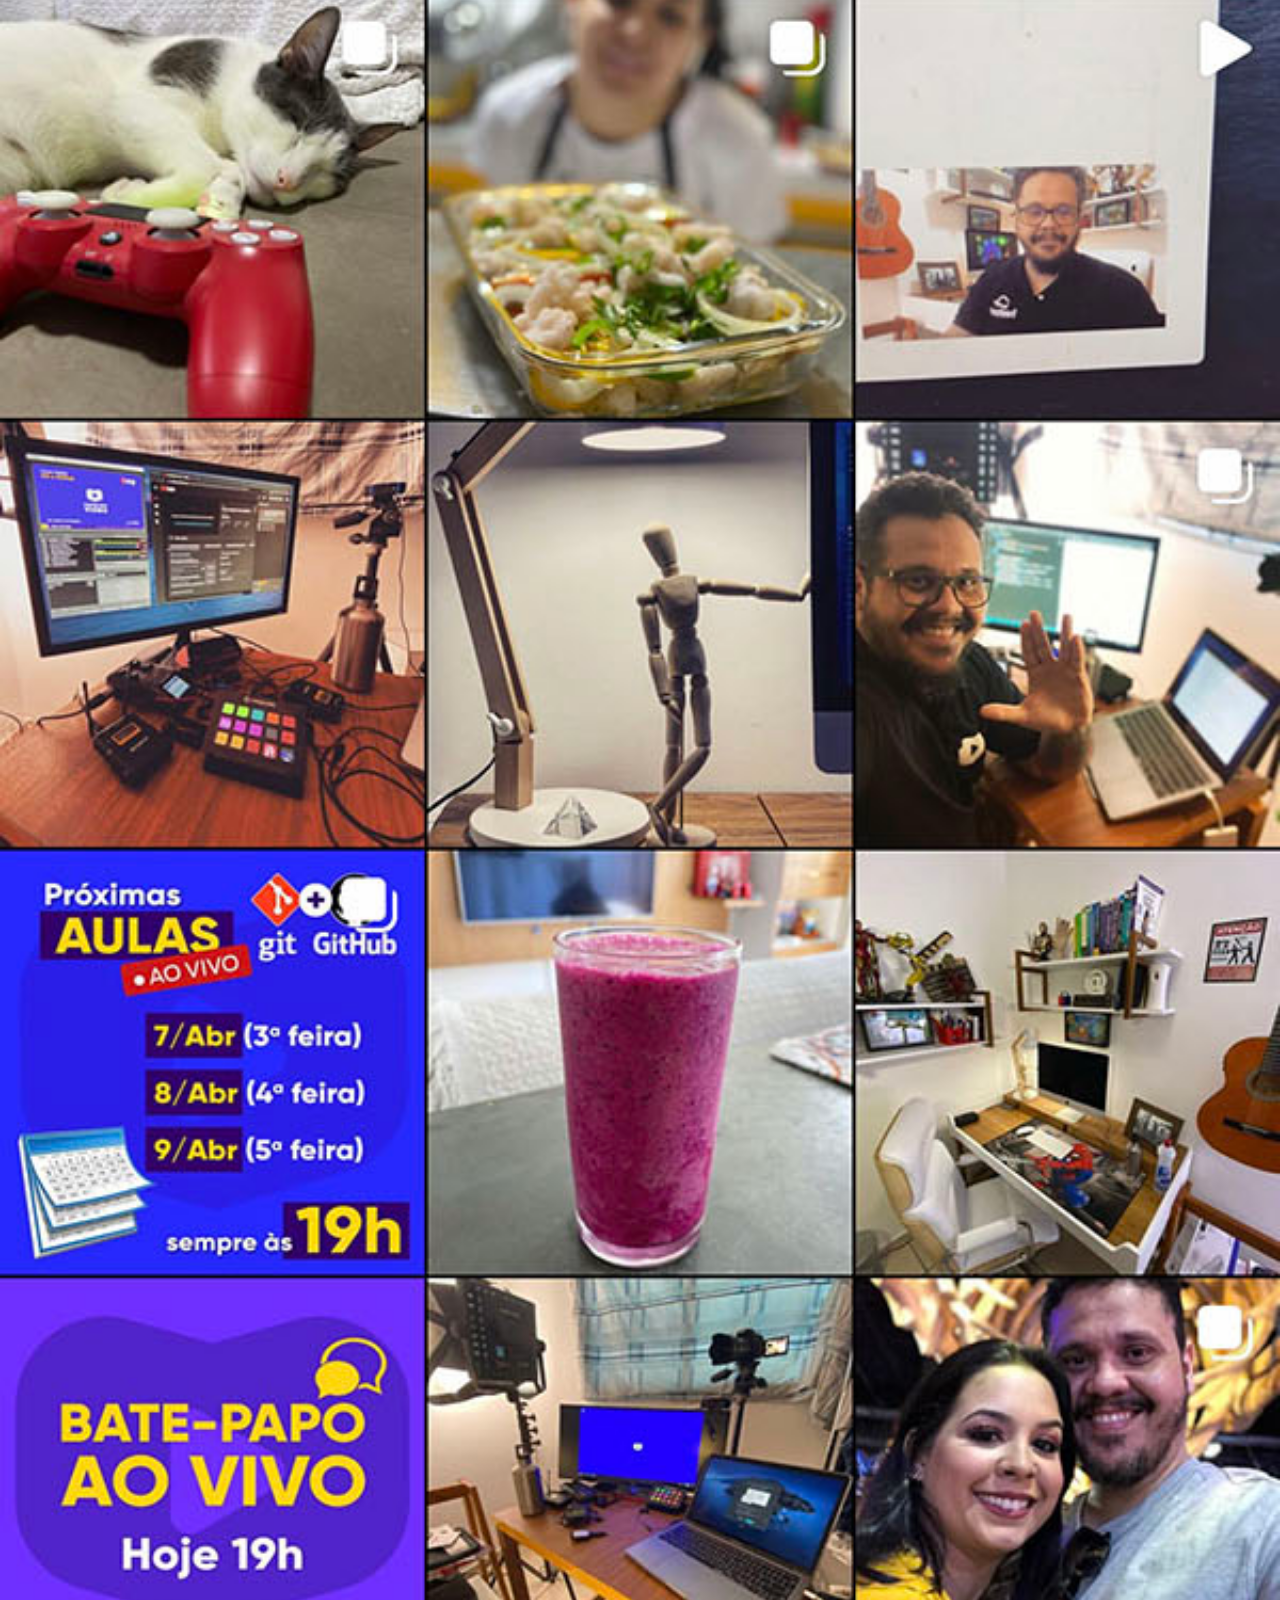
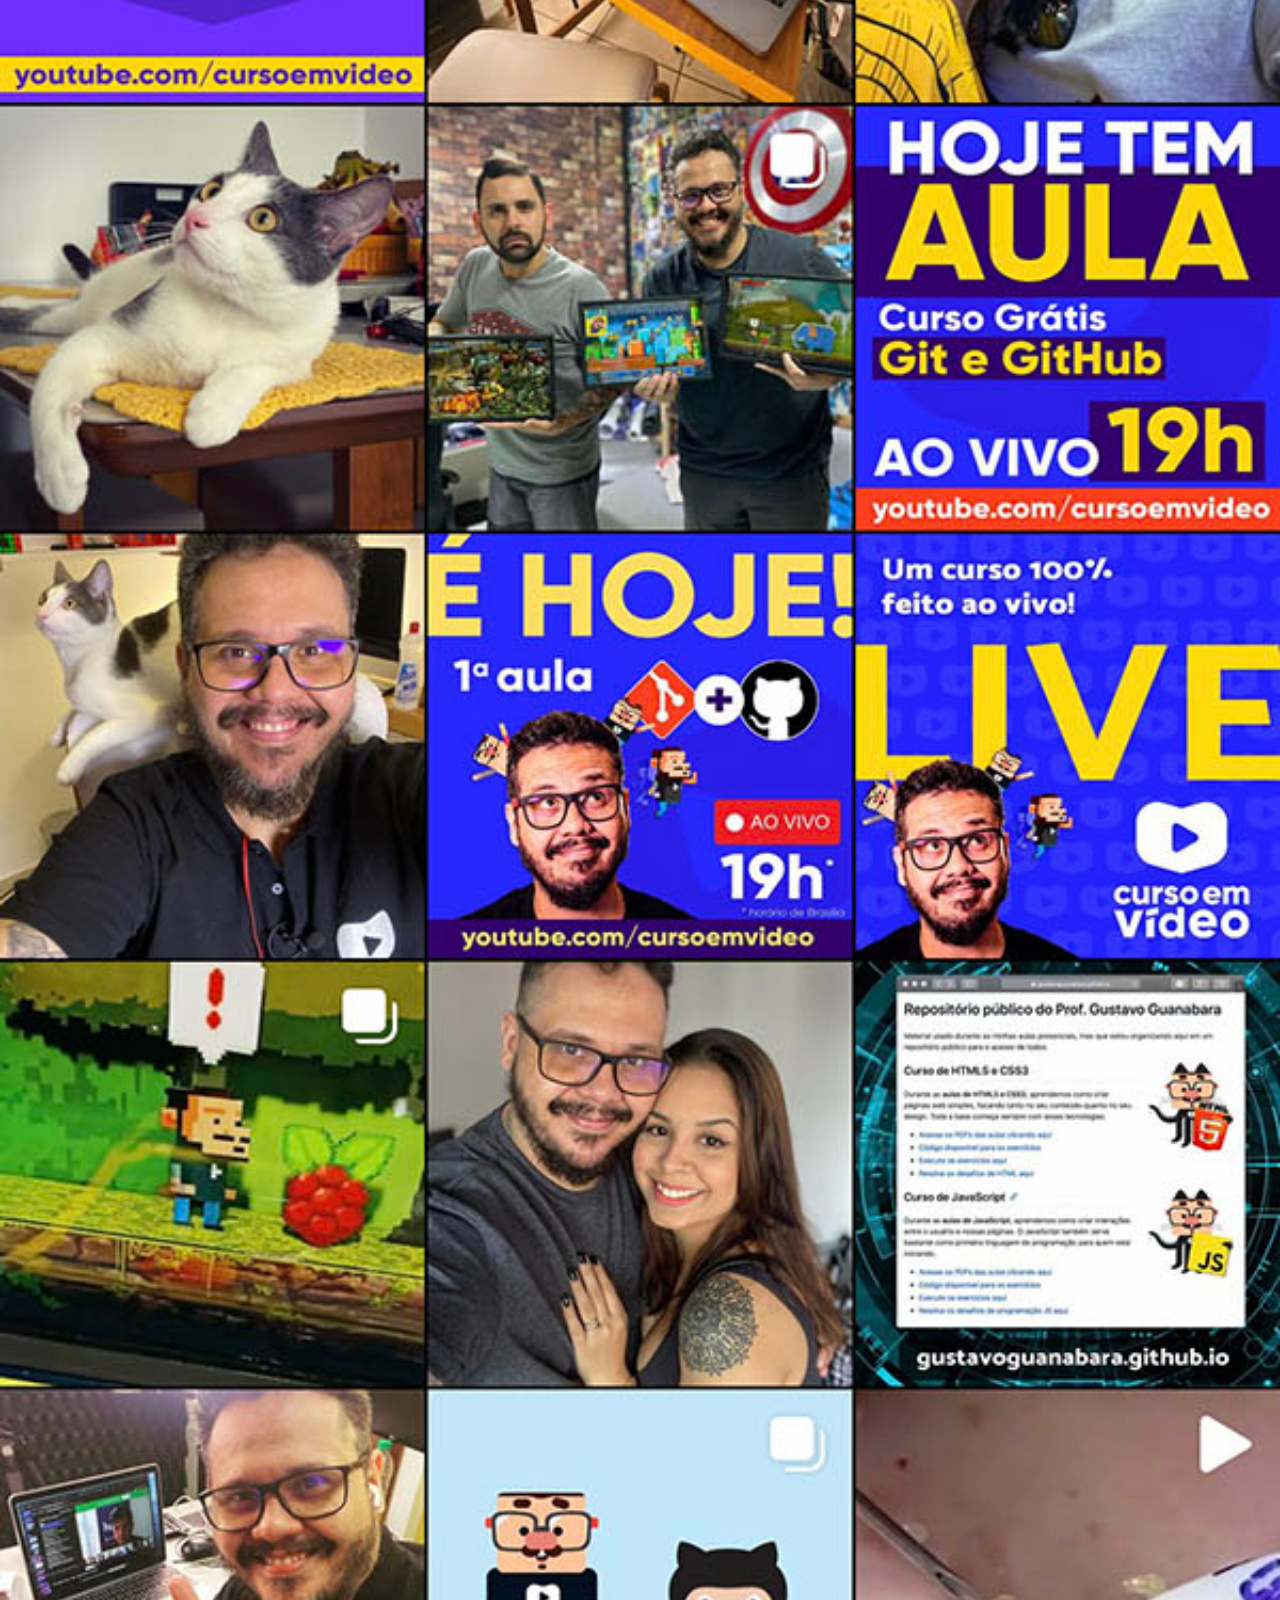
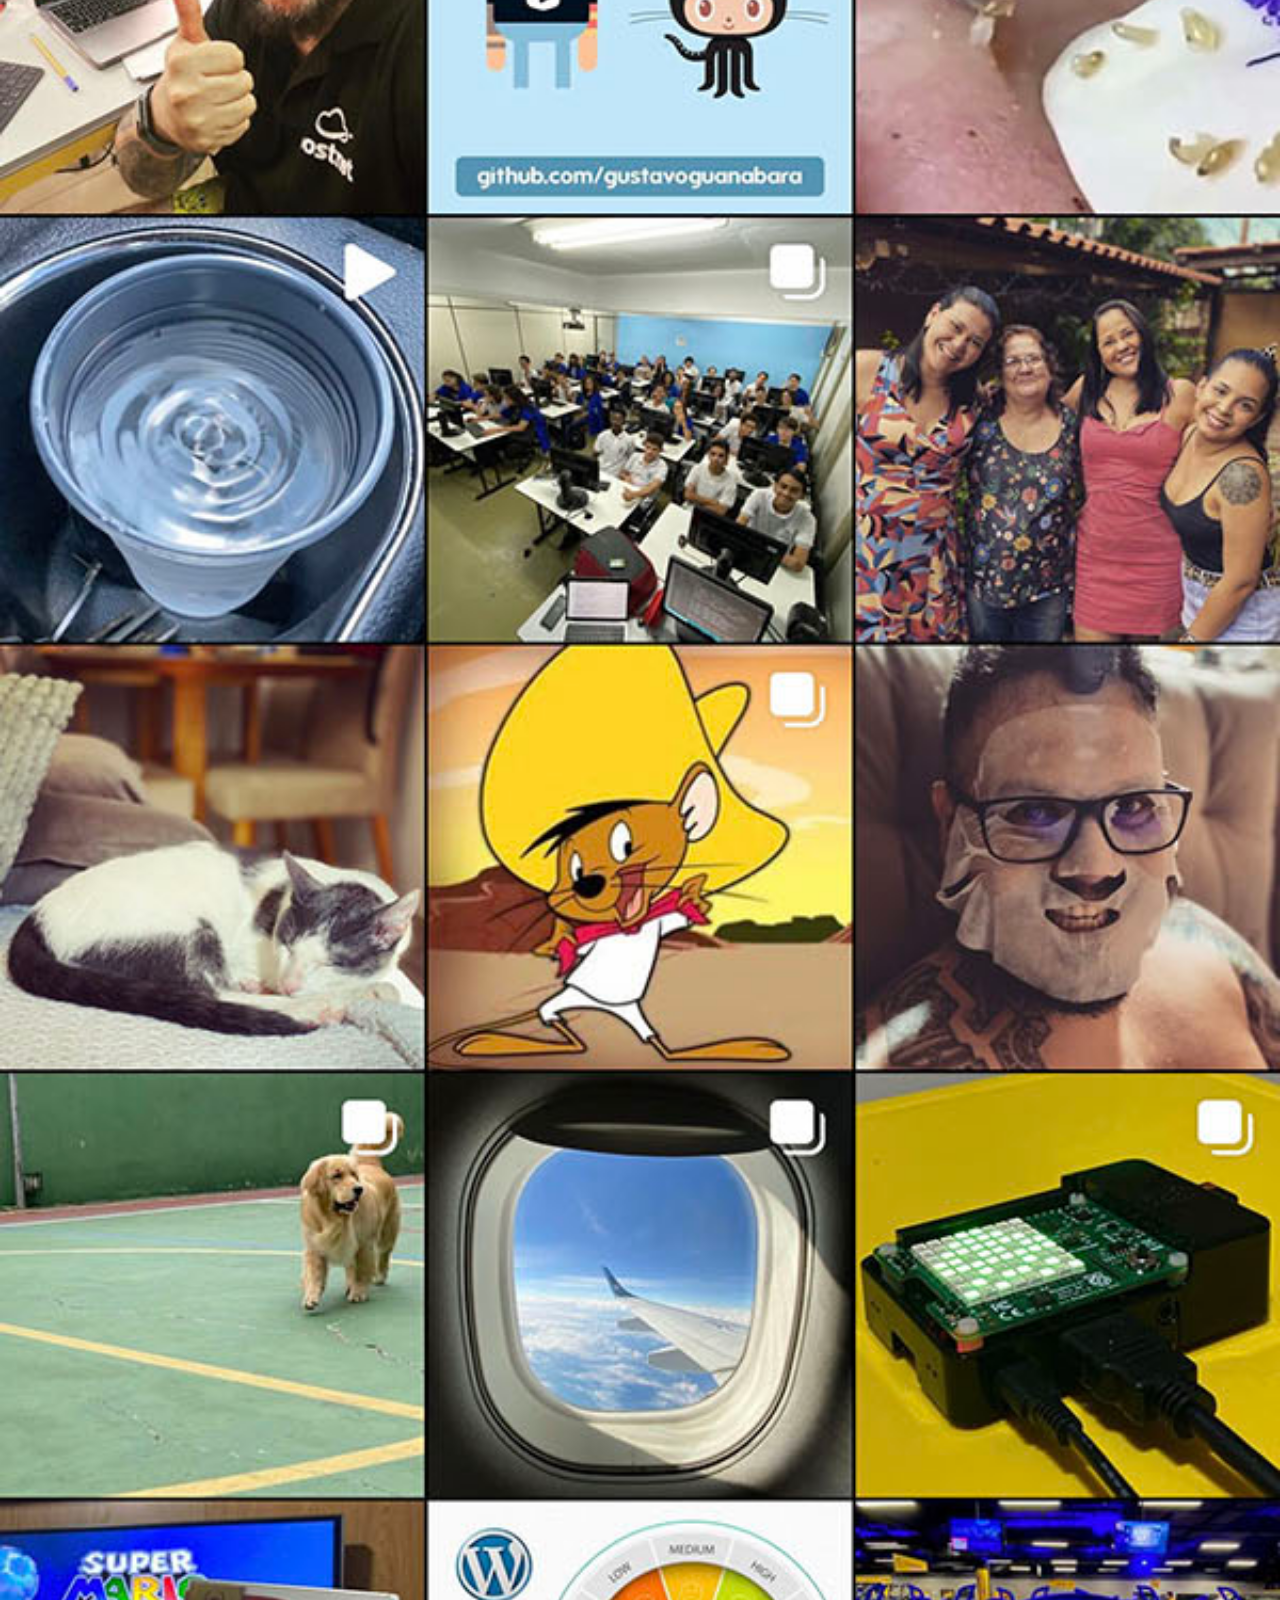
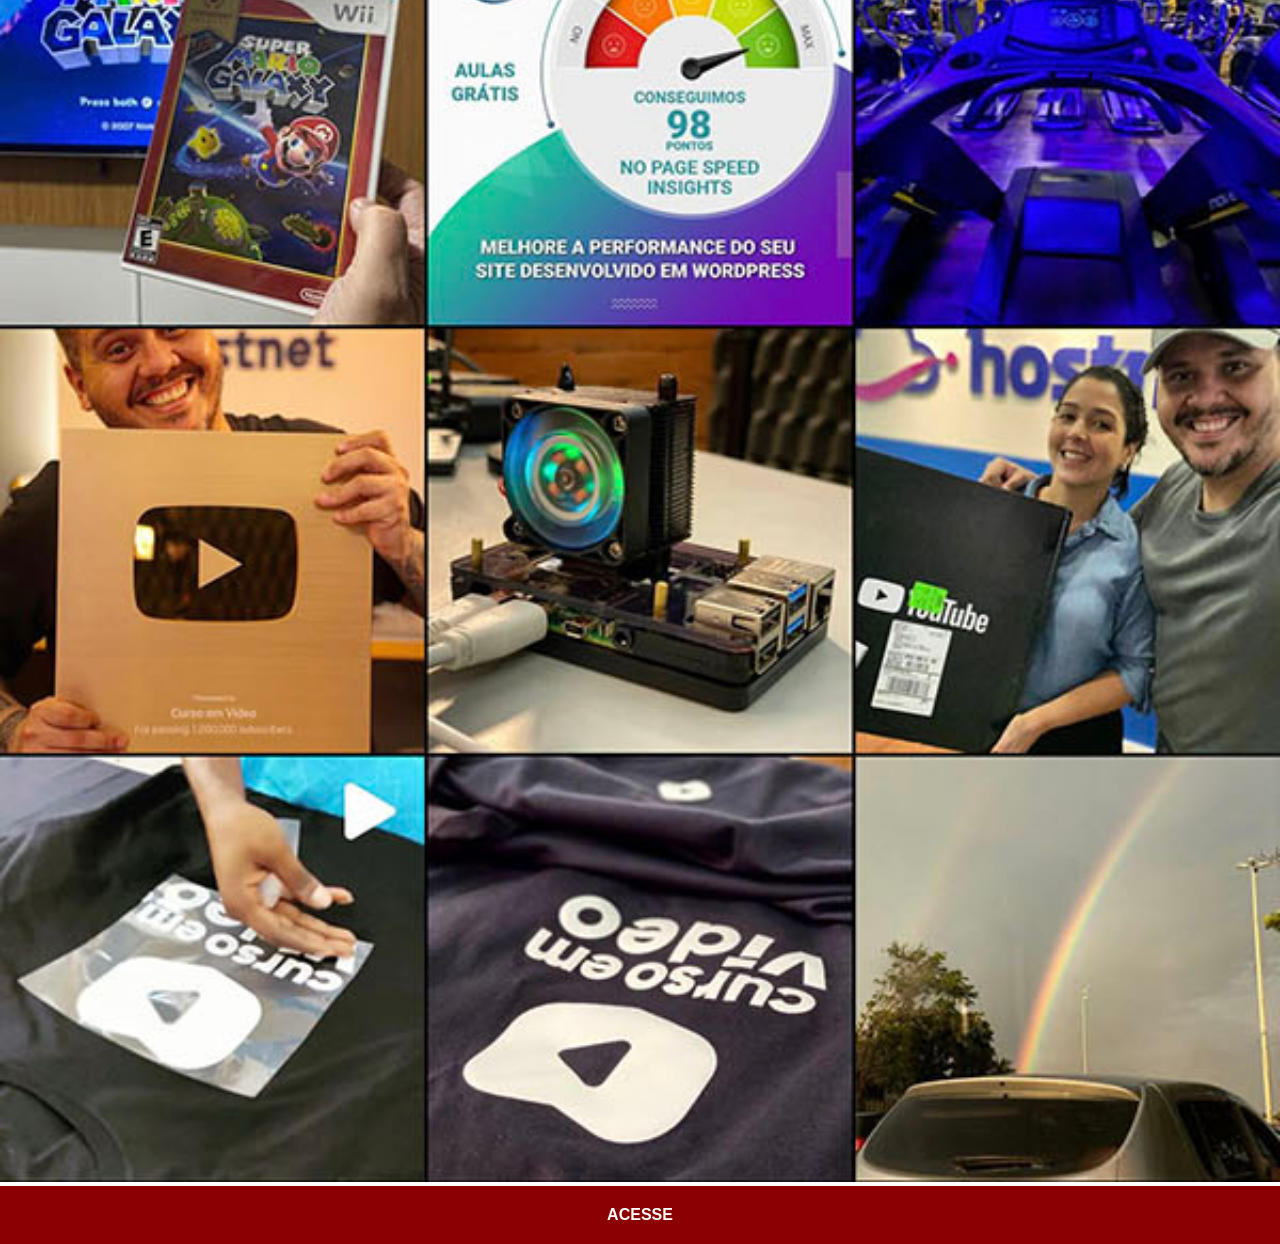
<file: instagram.html>
<!DOCTYPE html>
<html lang="pt-br">
<head>
    <meta charset="UTF-8">
    <meta name="viewport" content="width=device-width, initial-scale=1.0">
    <title>Instagram</title>
    <link rel="stylesheet" href="estilos/social.css">
</head>
<body>
    <img src="imagens/tela-instagram.jpg" alt="Instagam">
    <a href="https://www.instagram.com/gustavoguanabara/" target="_blank">ACESSE</a>
</body>
</html>
</file>
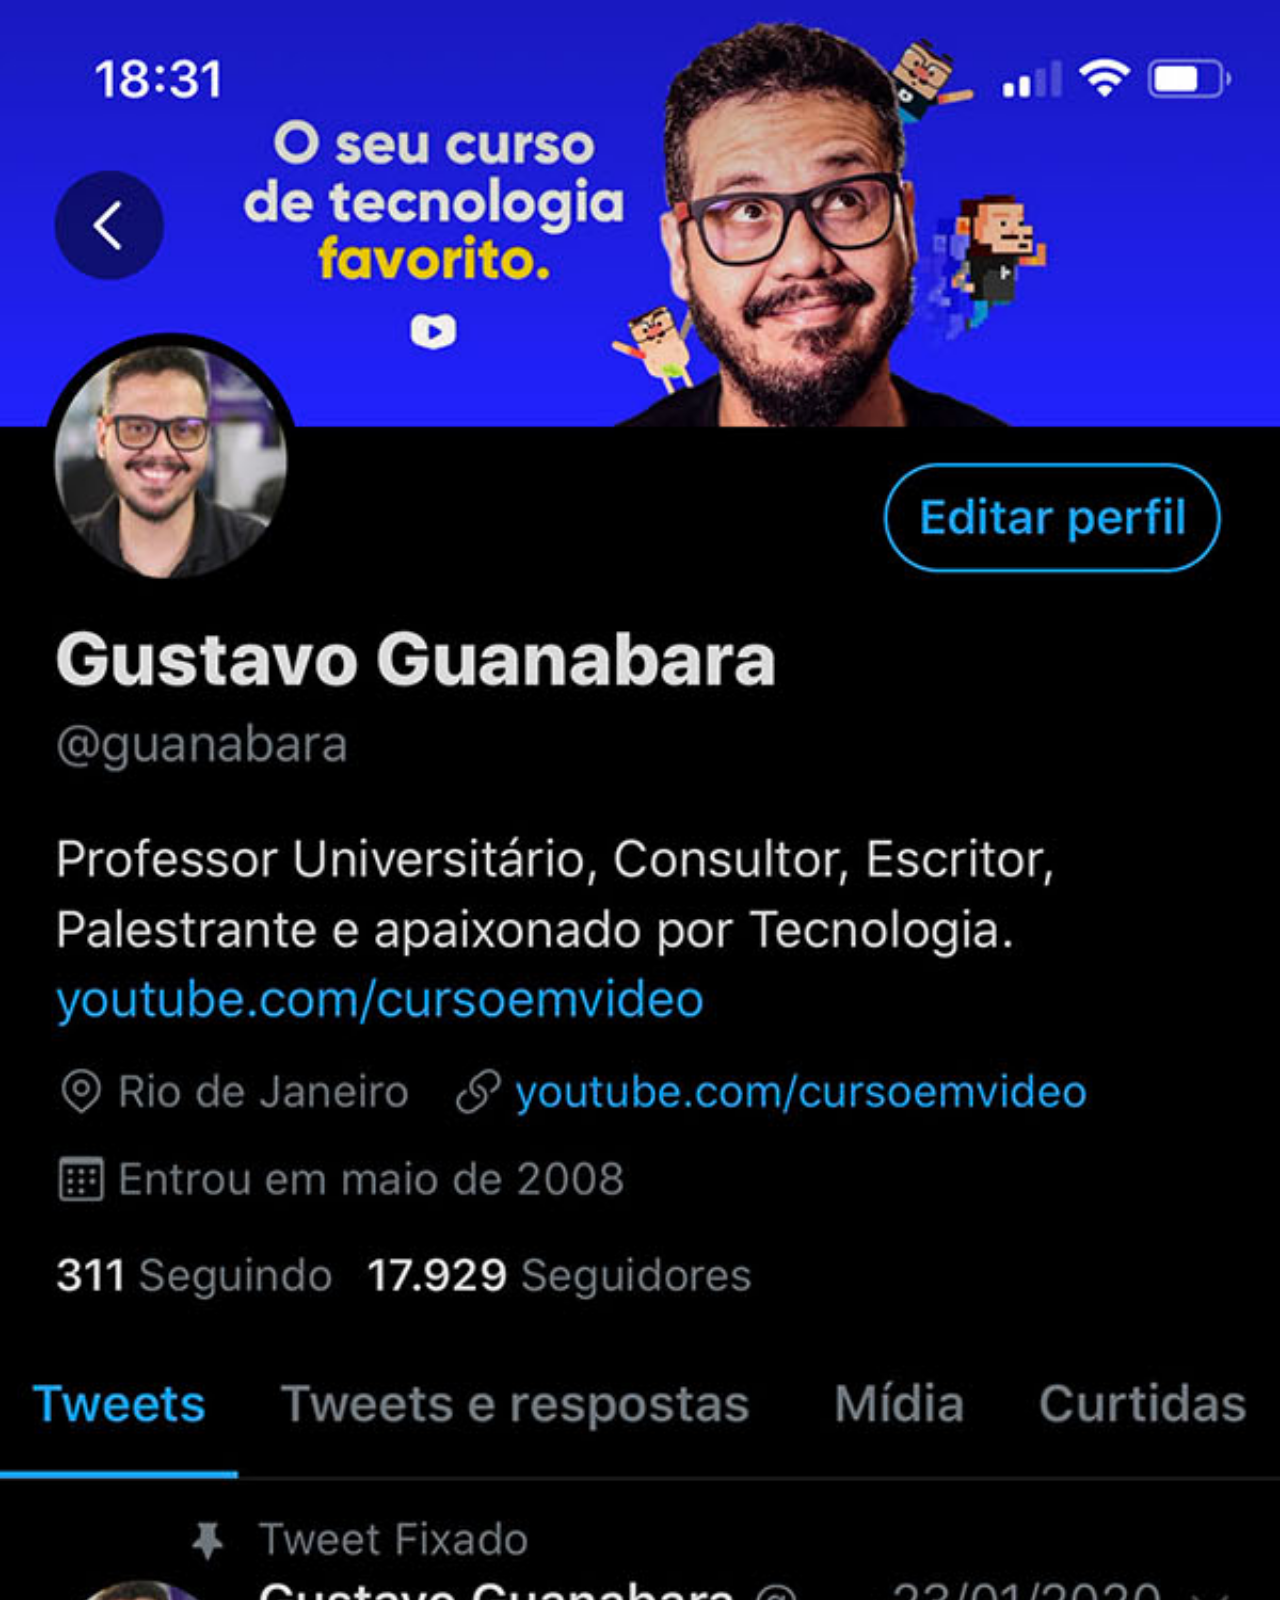
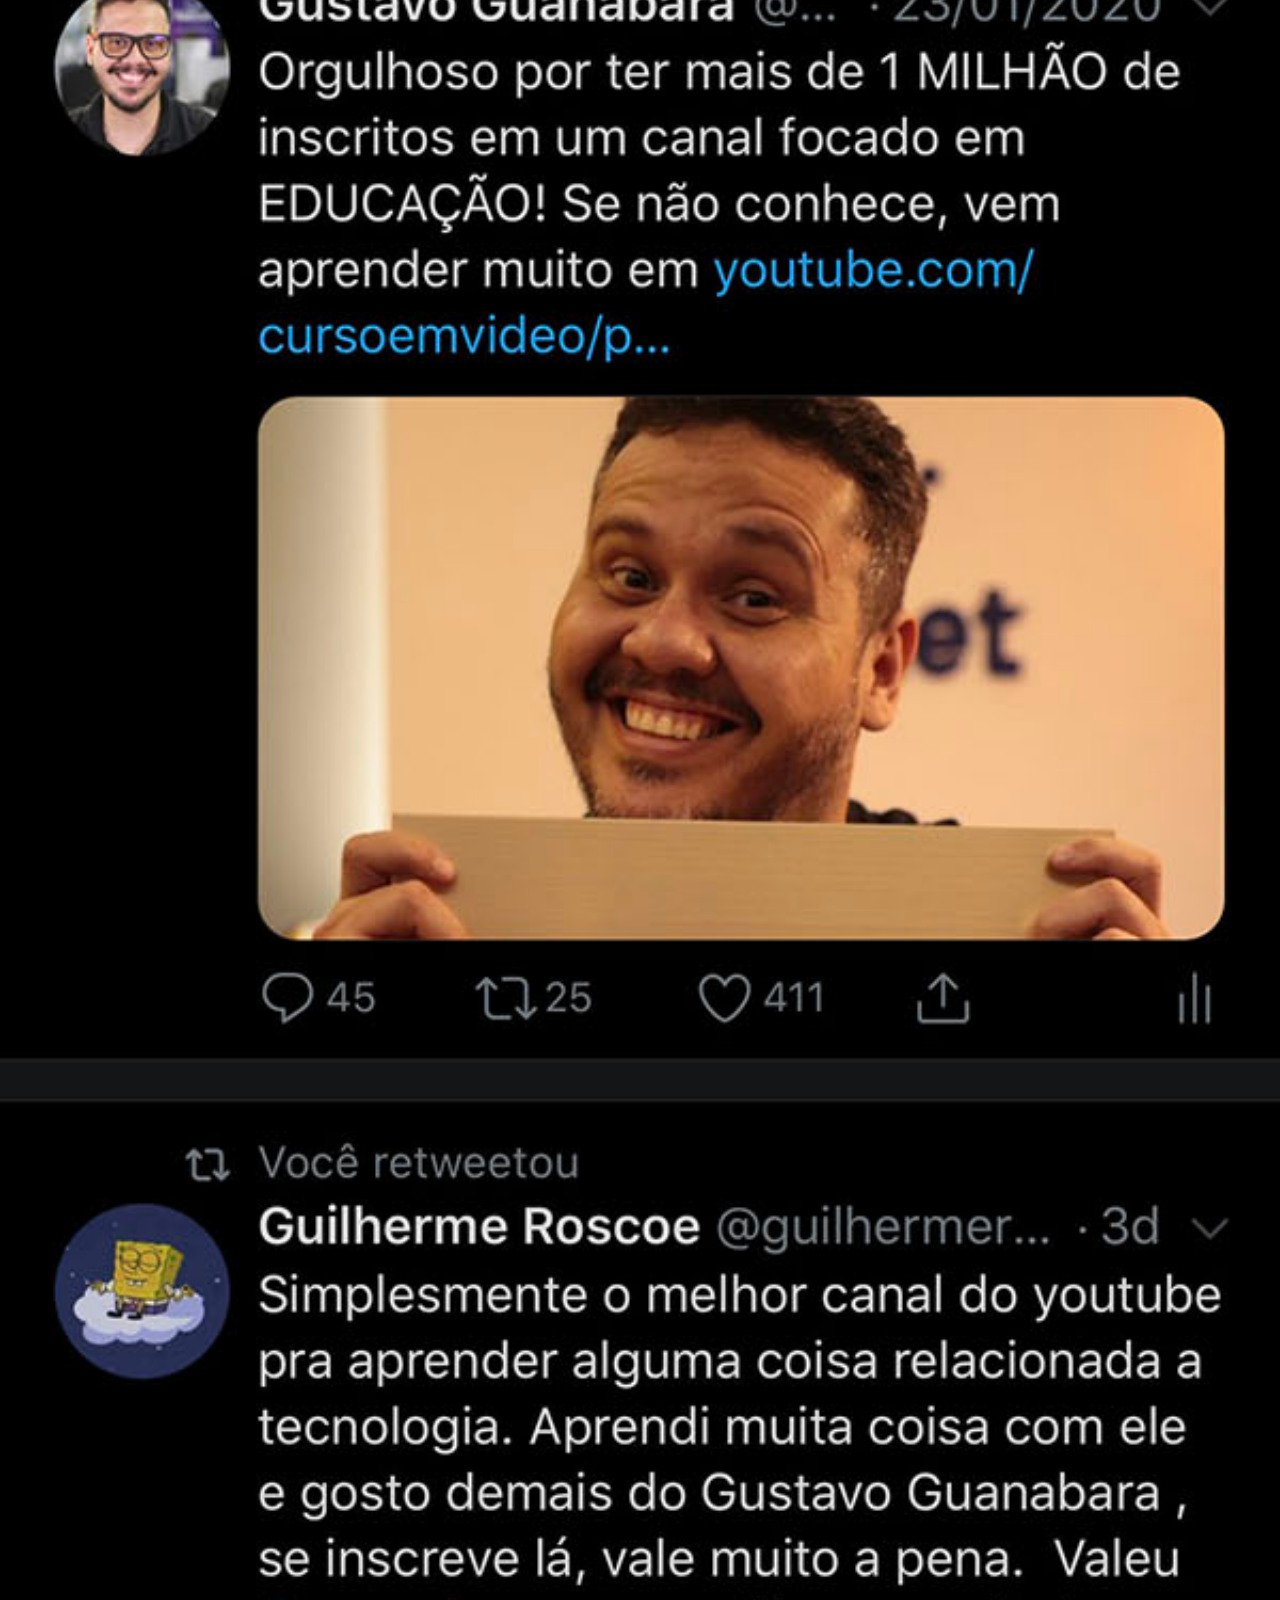
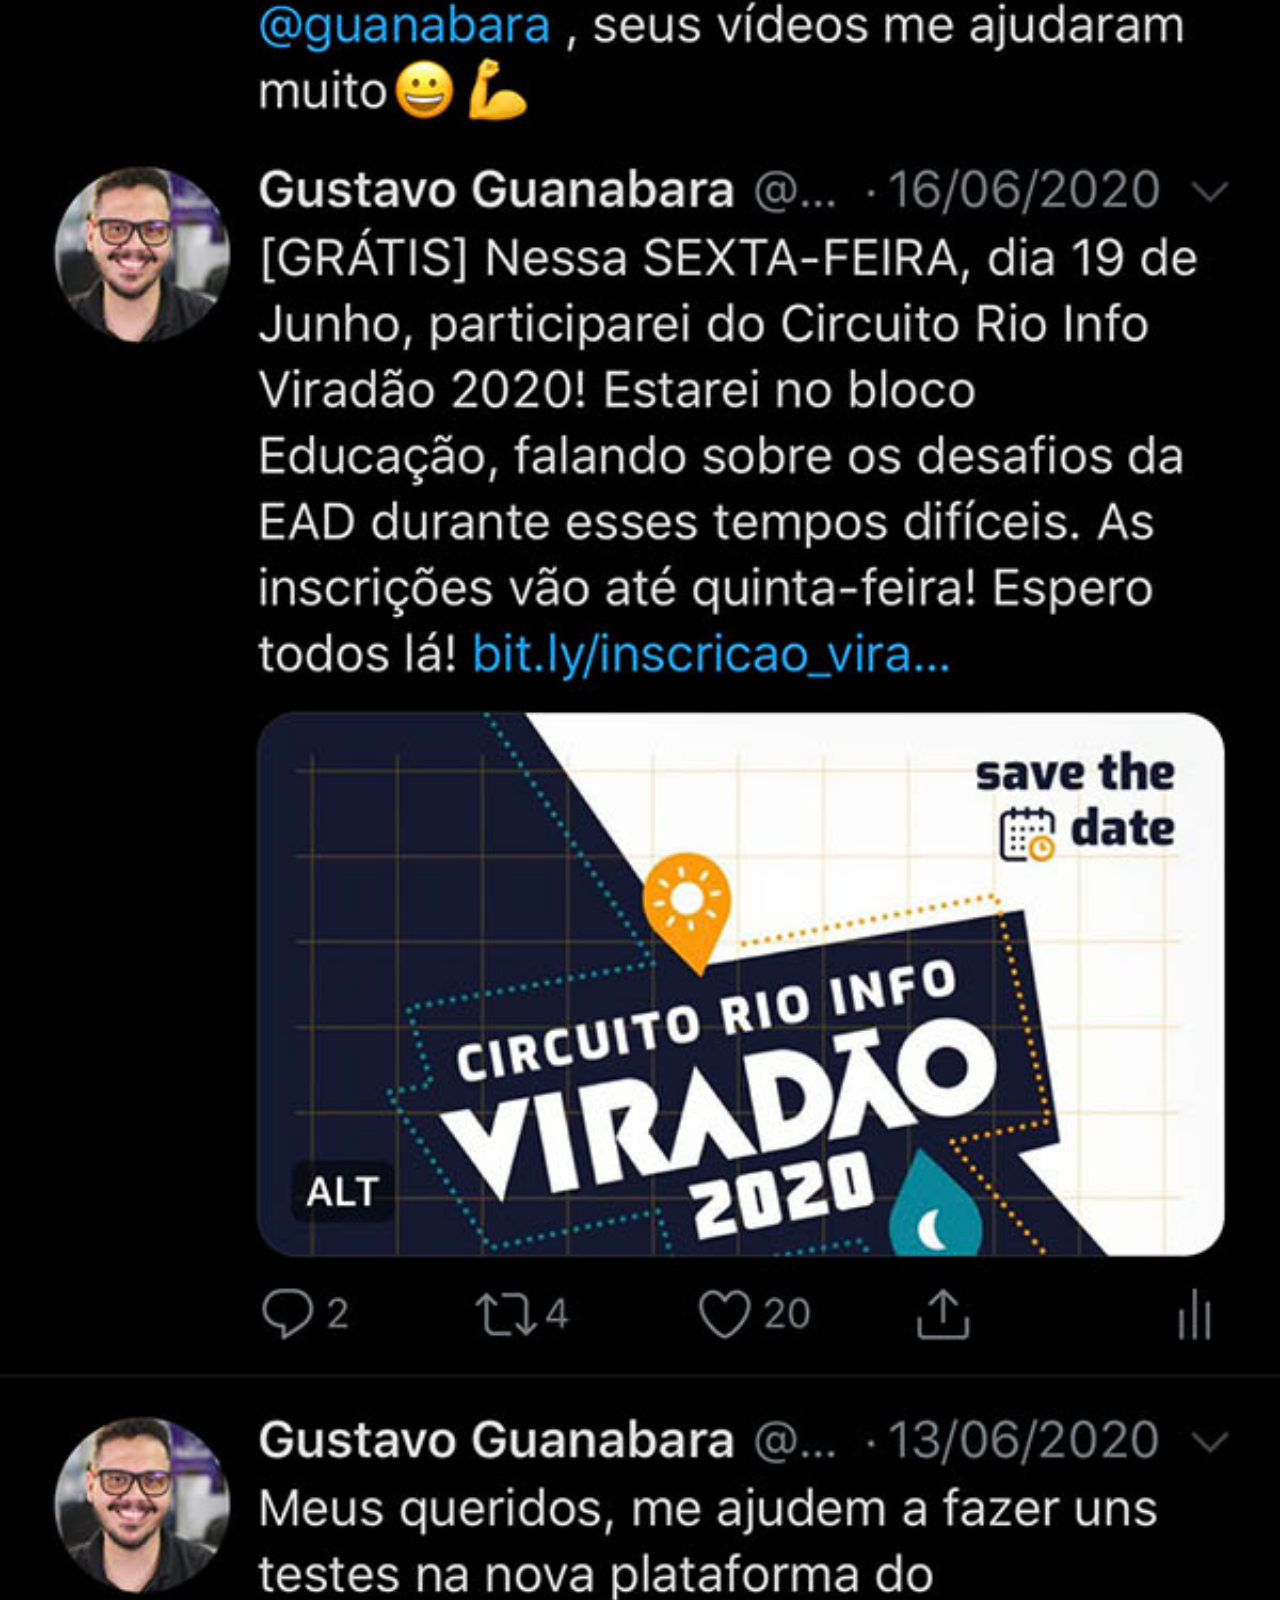
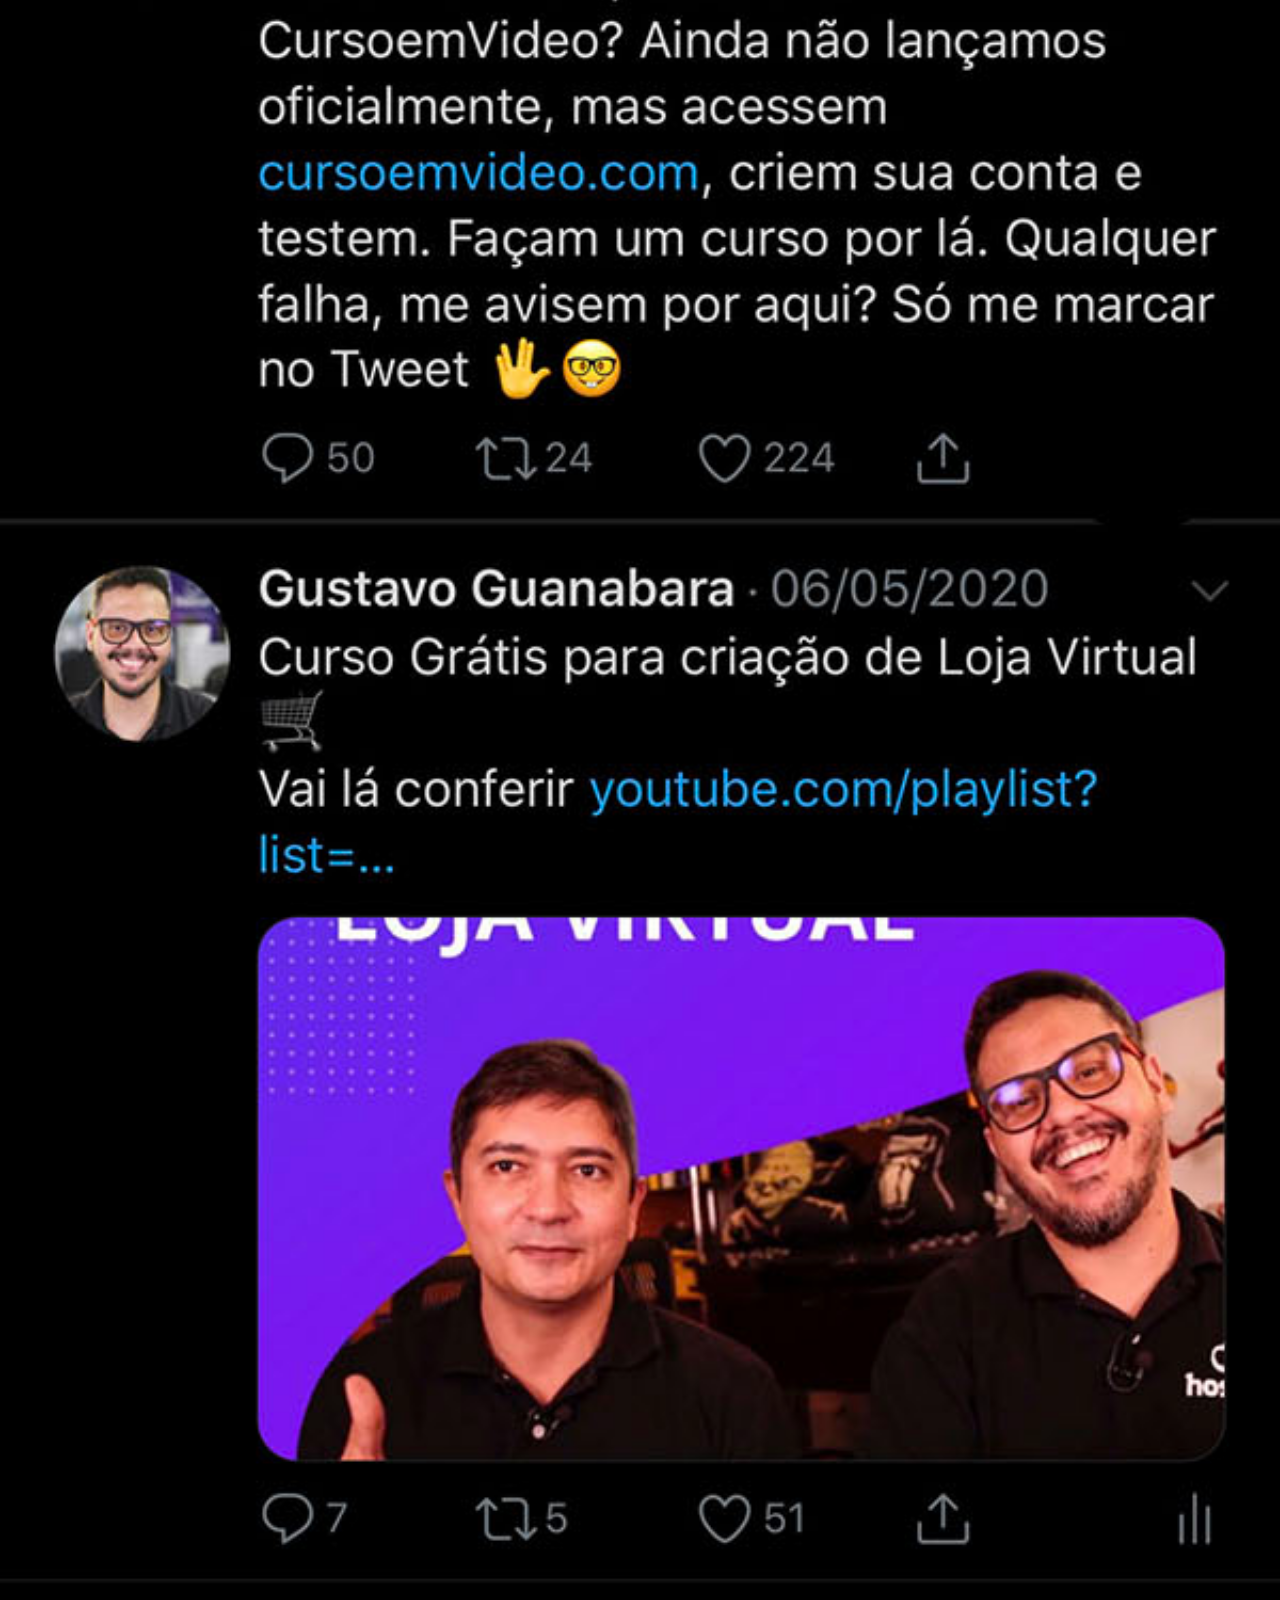
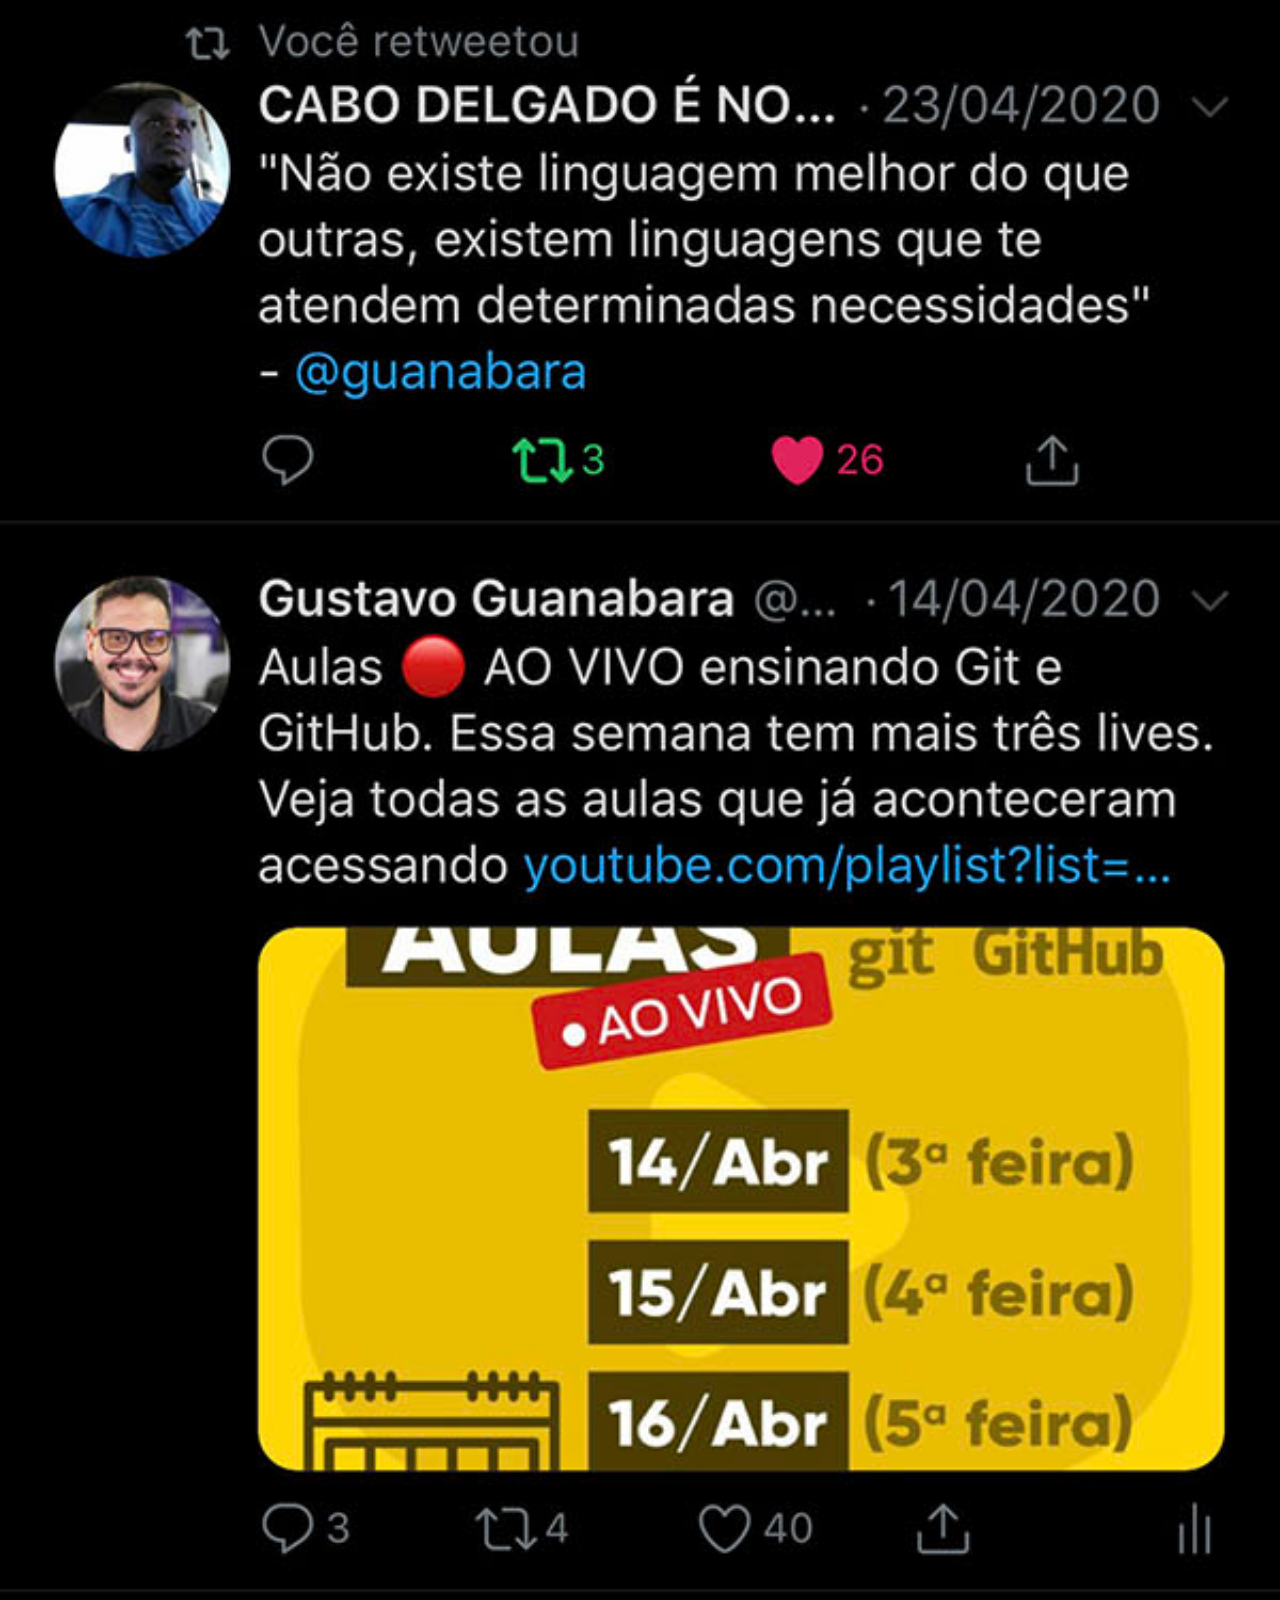
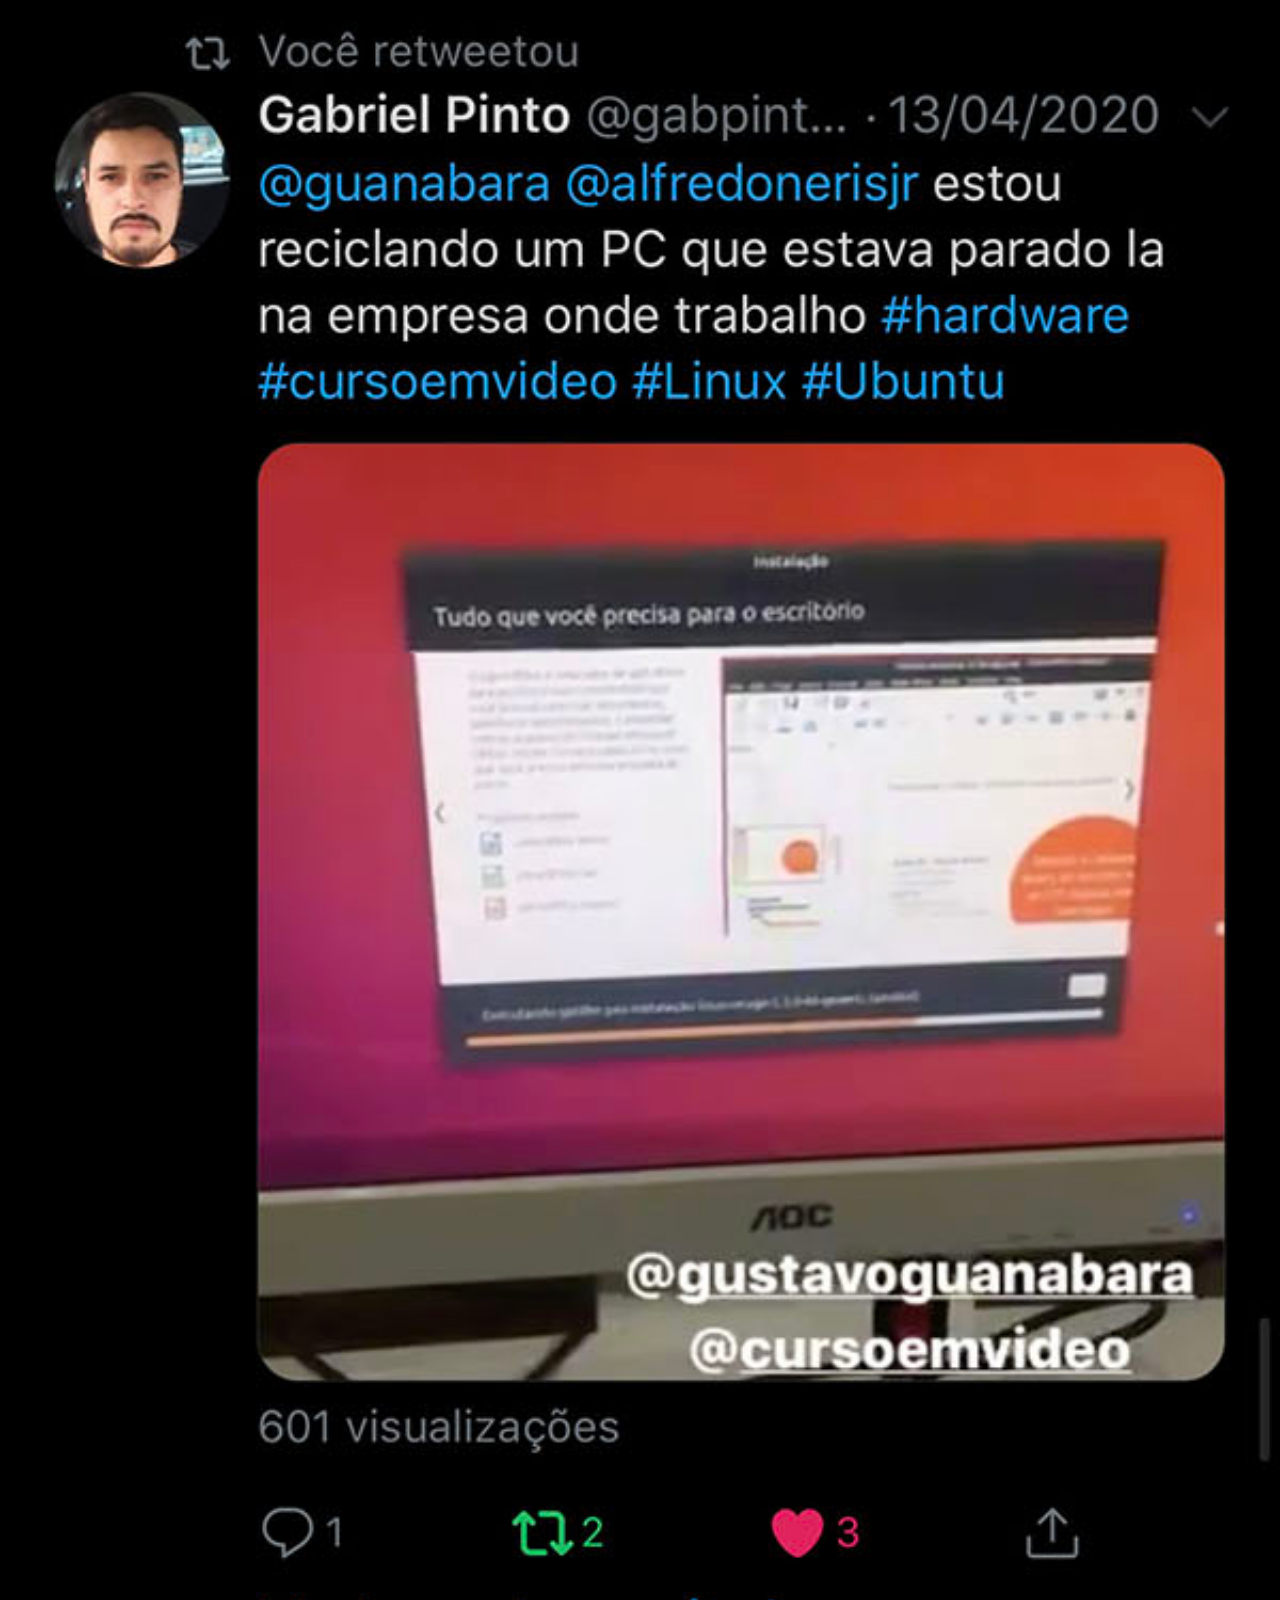
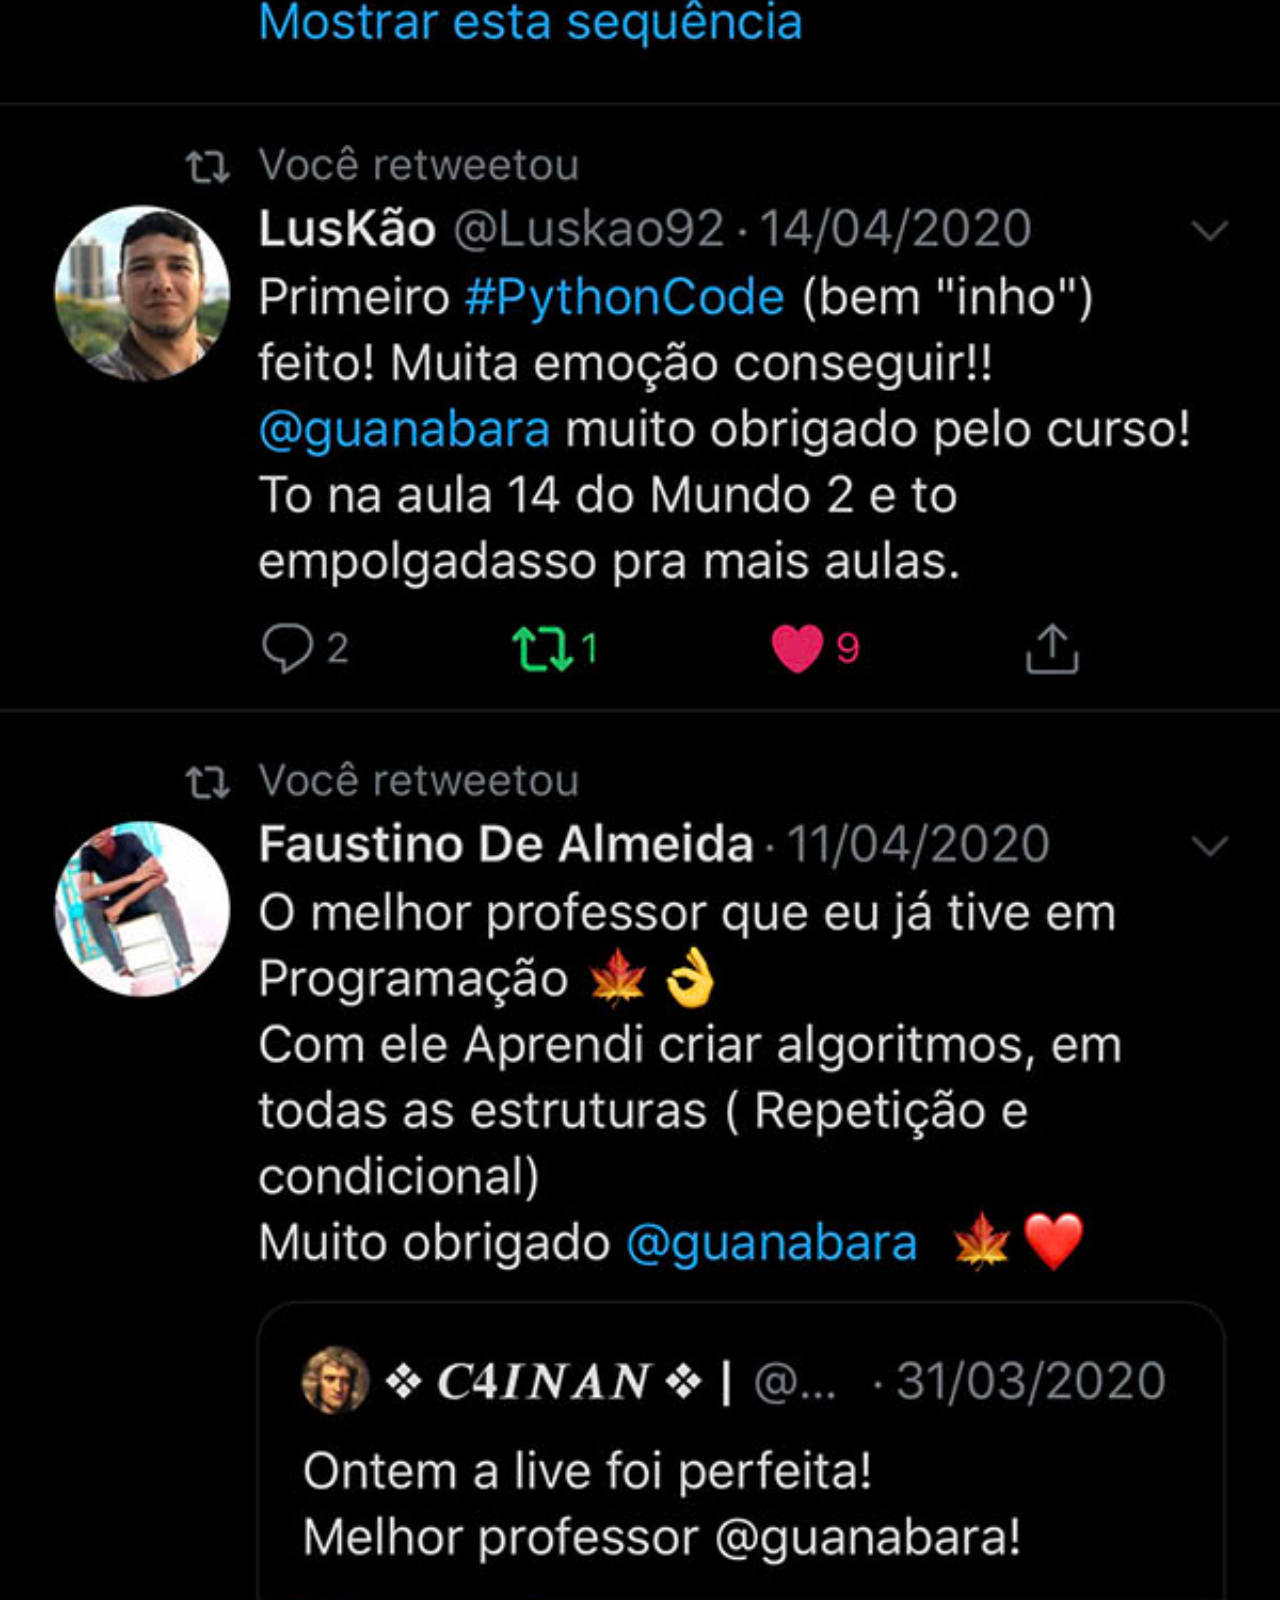
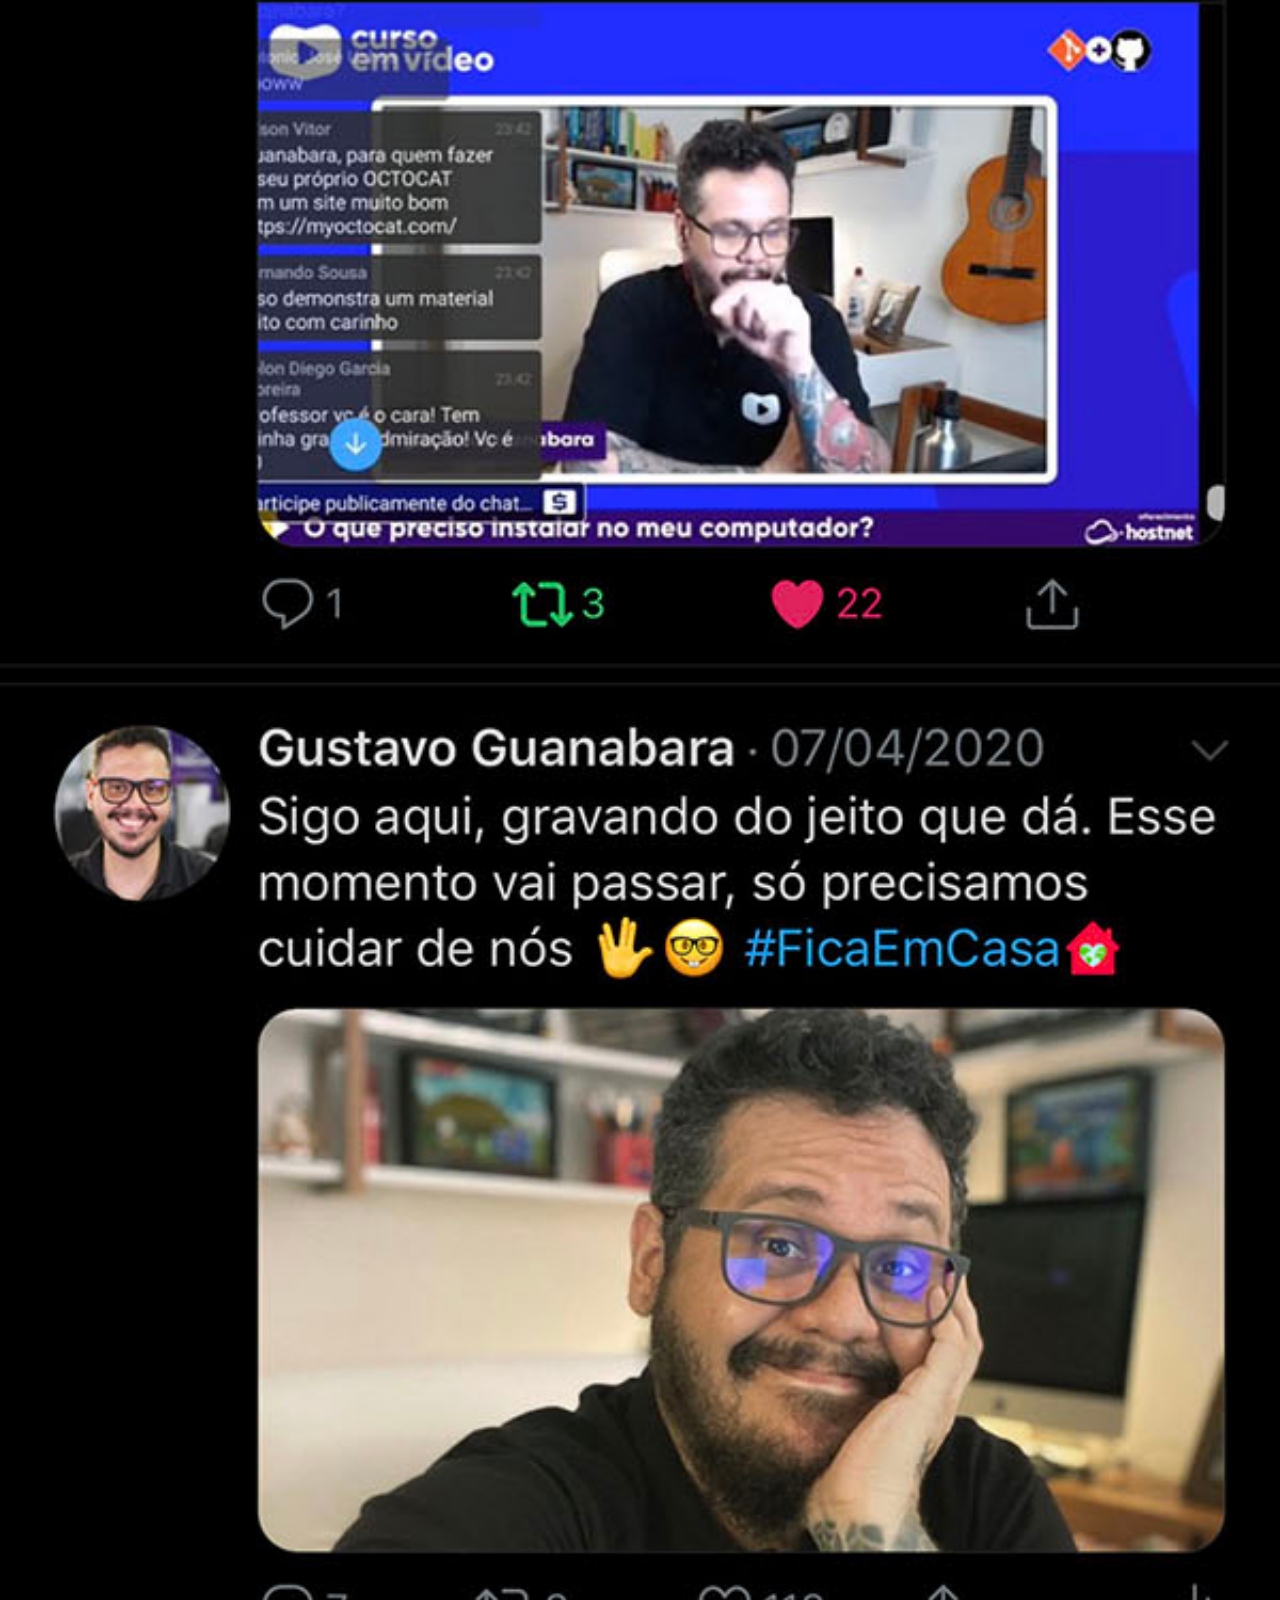
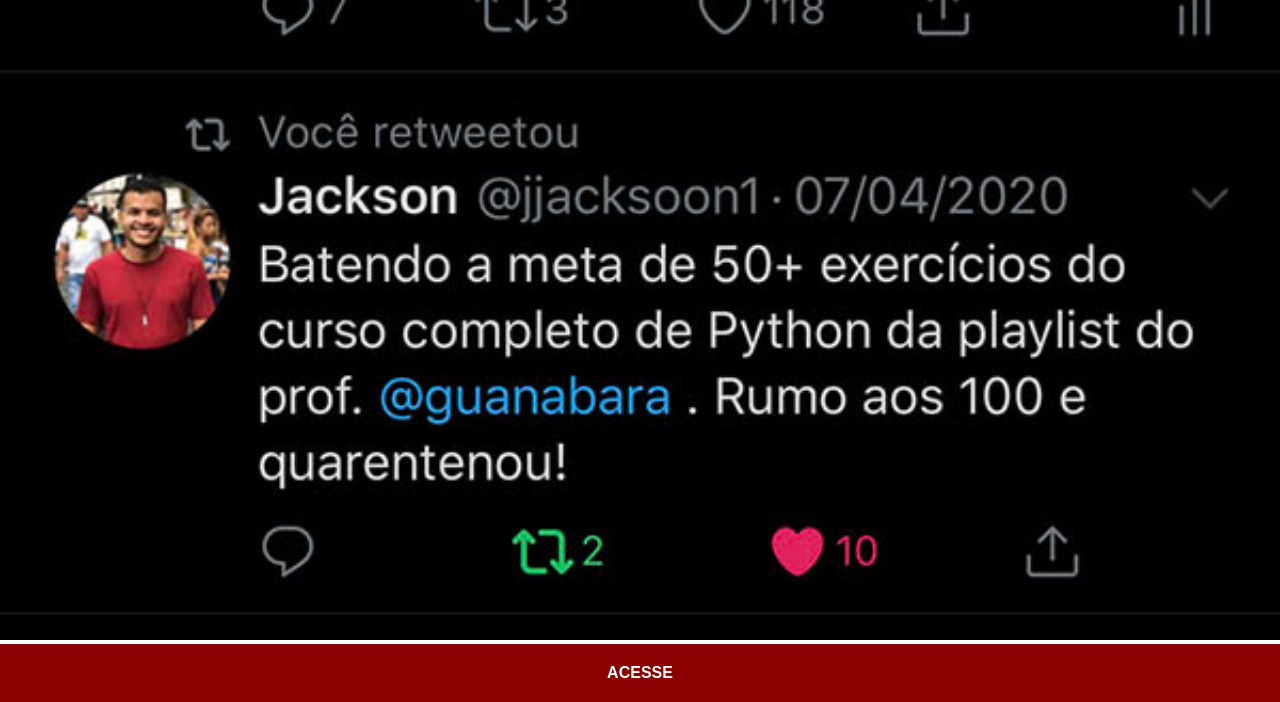
<file: x.html>
<!DOCTYPE html>
<html lang="pt-br">
<head>
    <meta charset="UTF-8">
    <meta name="viewport" content="width=device-width, initial-scale=1.0">
    <title>X</title>
    <link rel="stylesheet" href="estilos/social.css">
</head>
<body>
    <img src="imagens/tela-twitter.jpg" alt="X">
    <a href="https://x.com/guanabara" target="_blank">ACESSE</a>
</body>
</html>
</file>
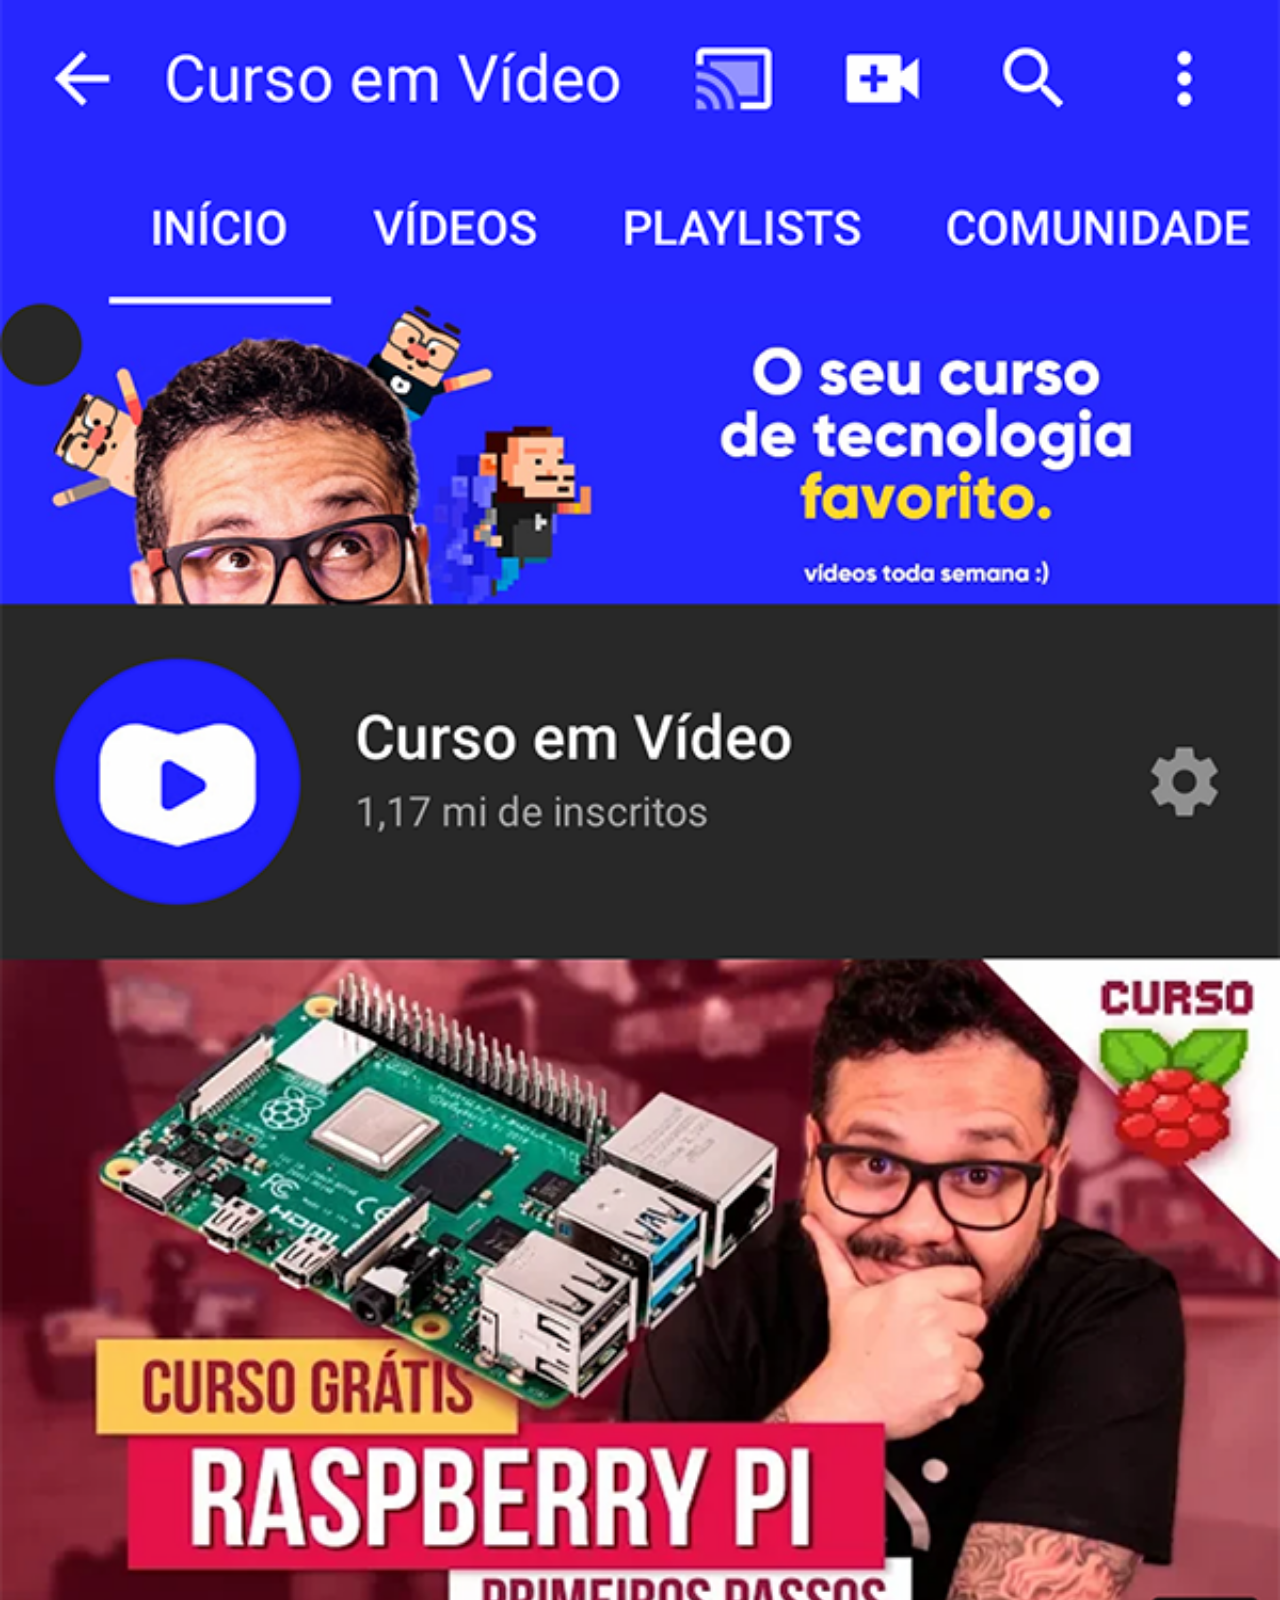
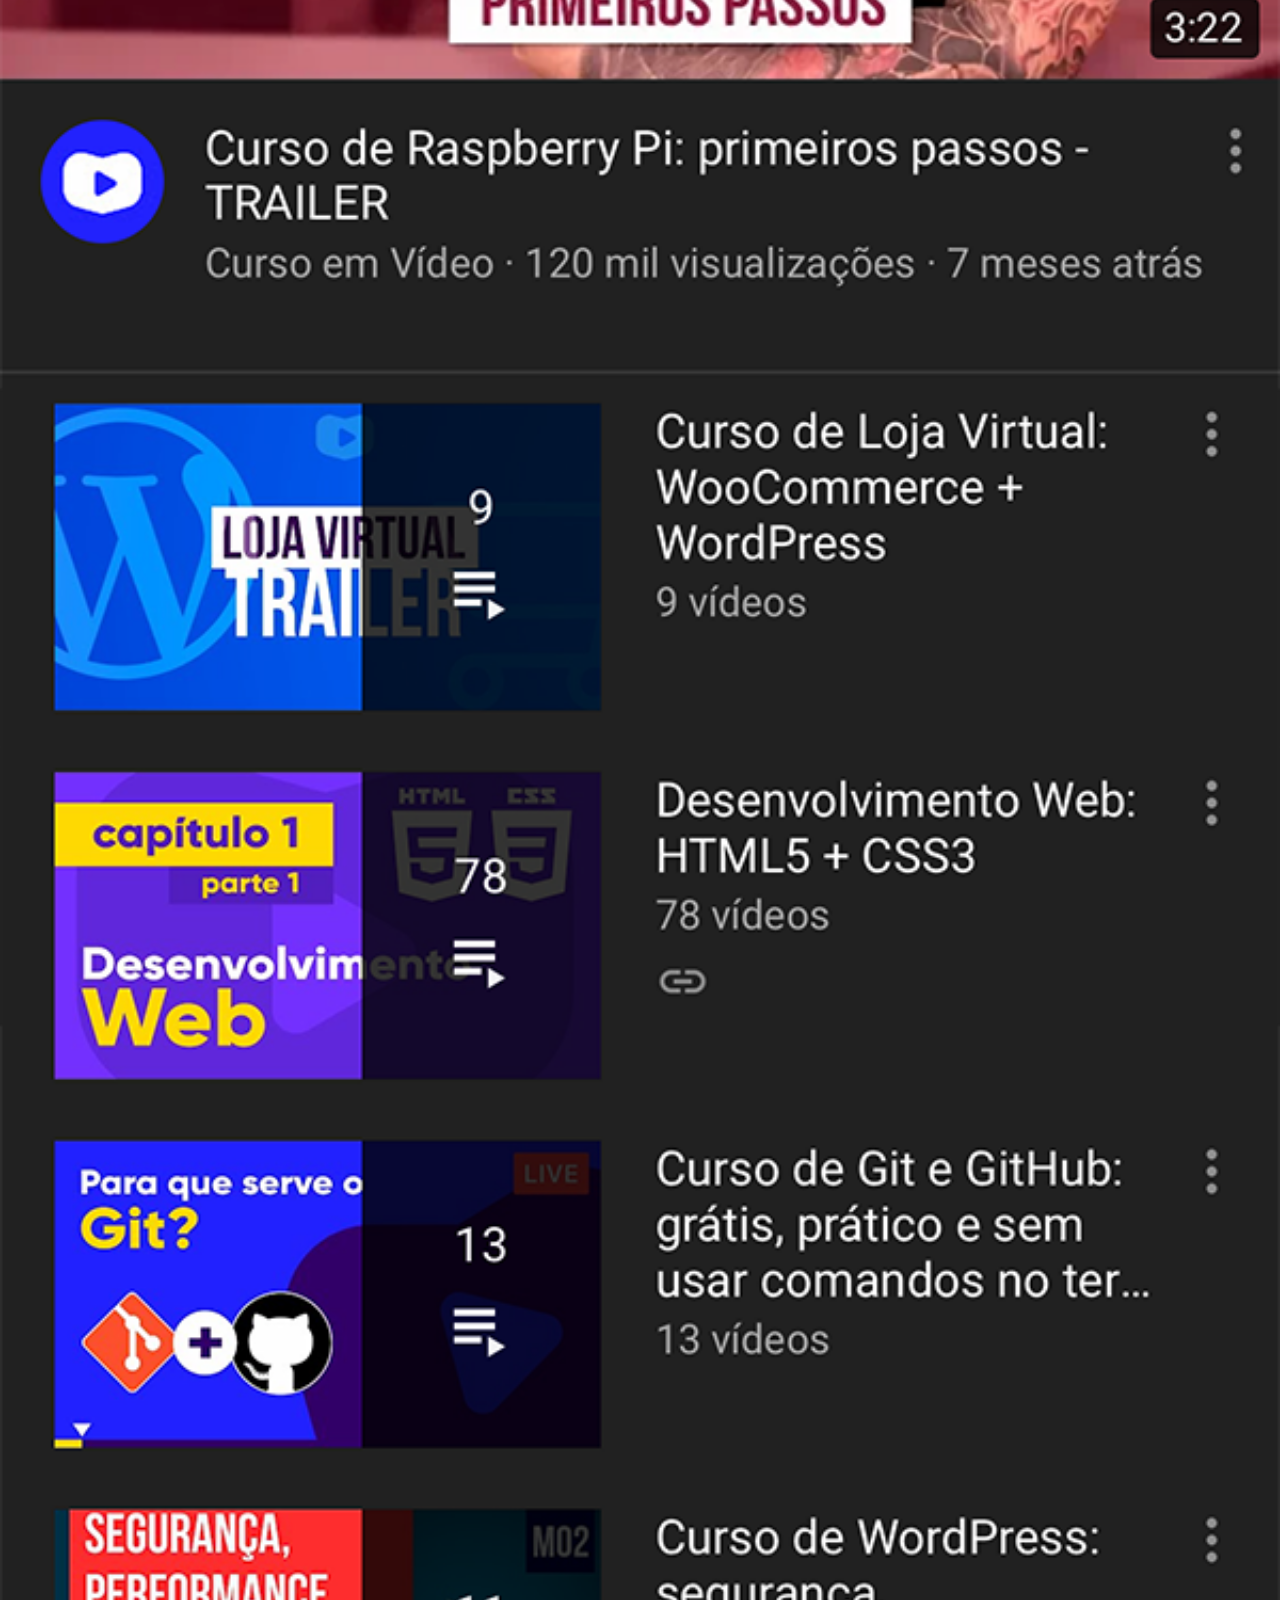
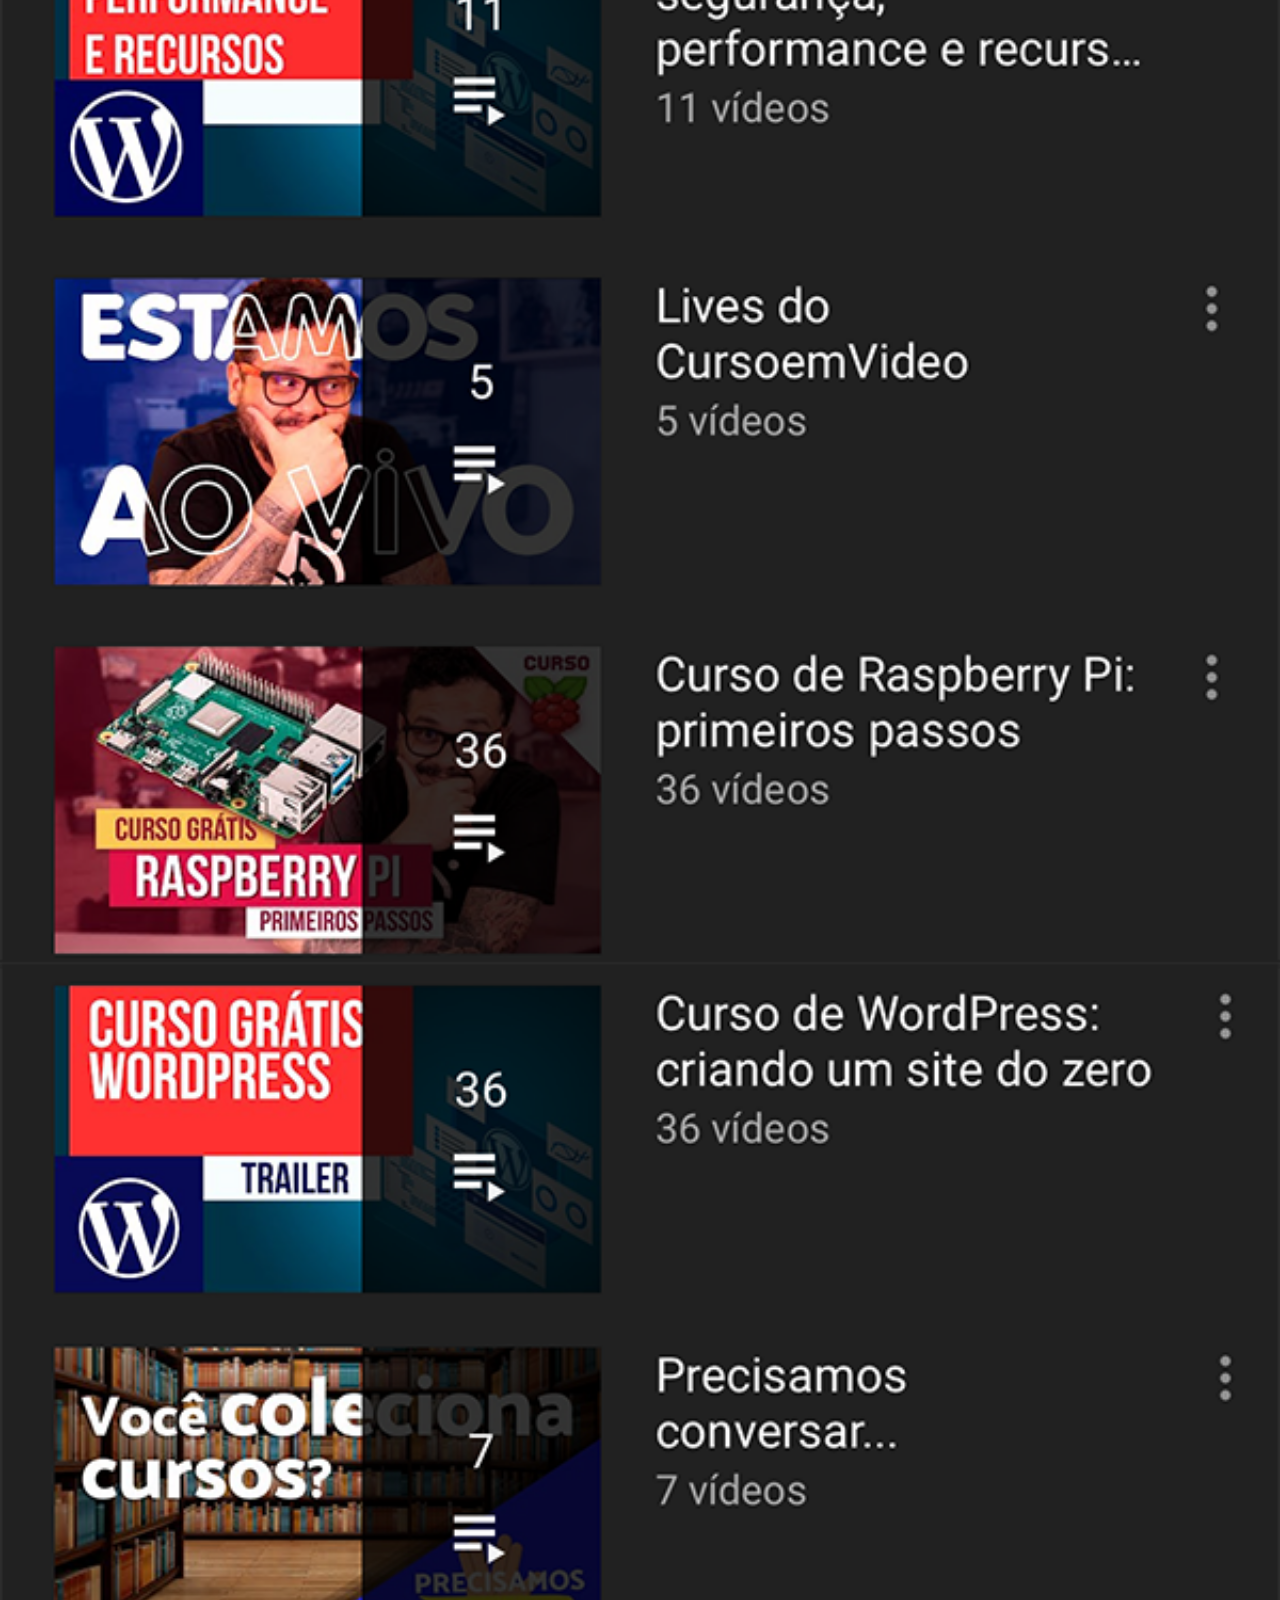
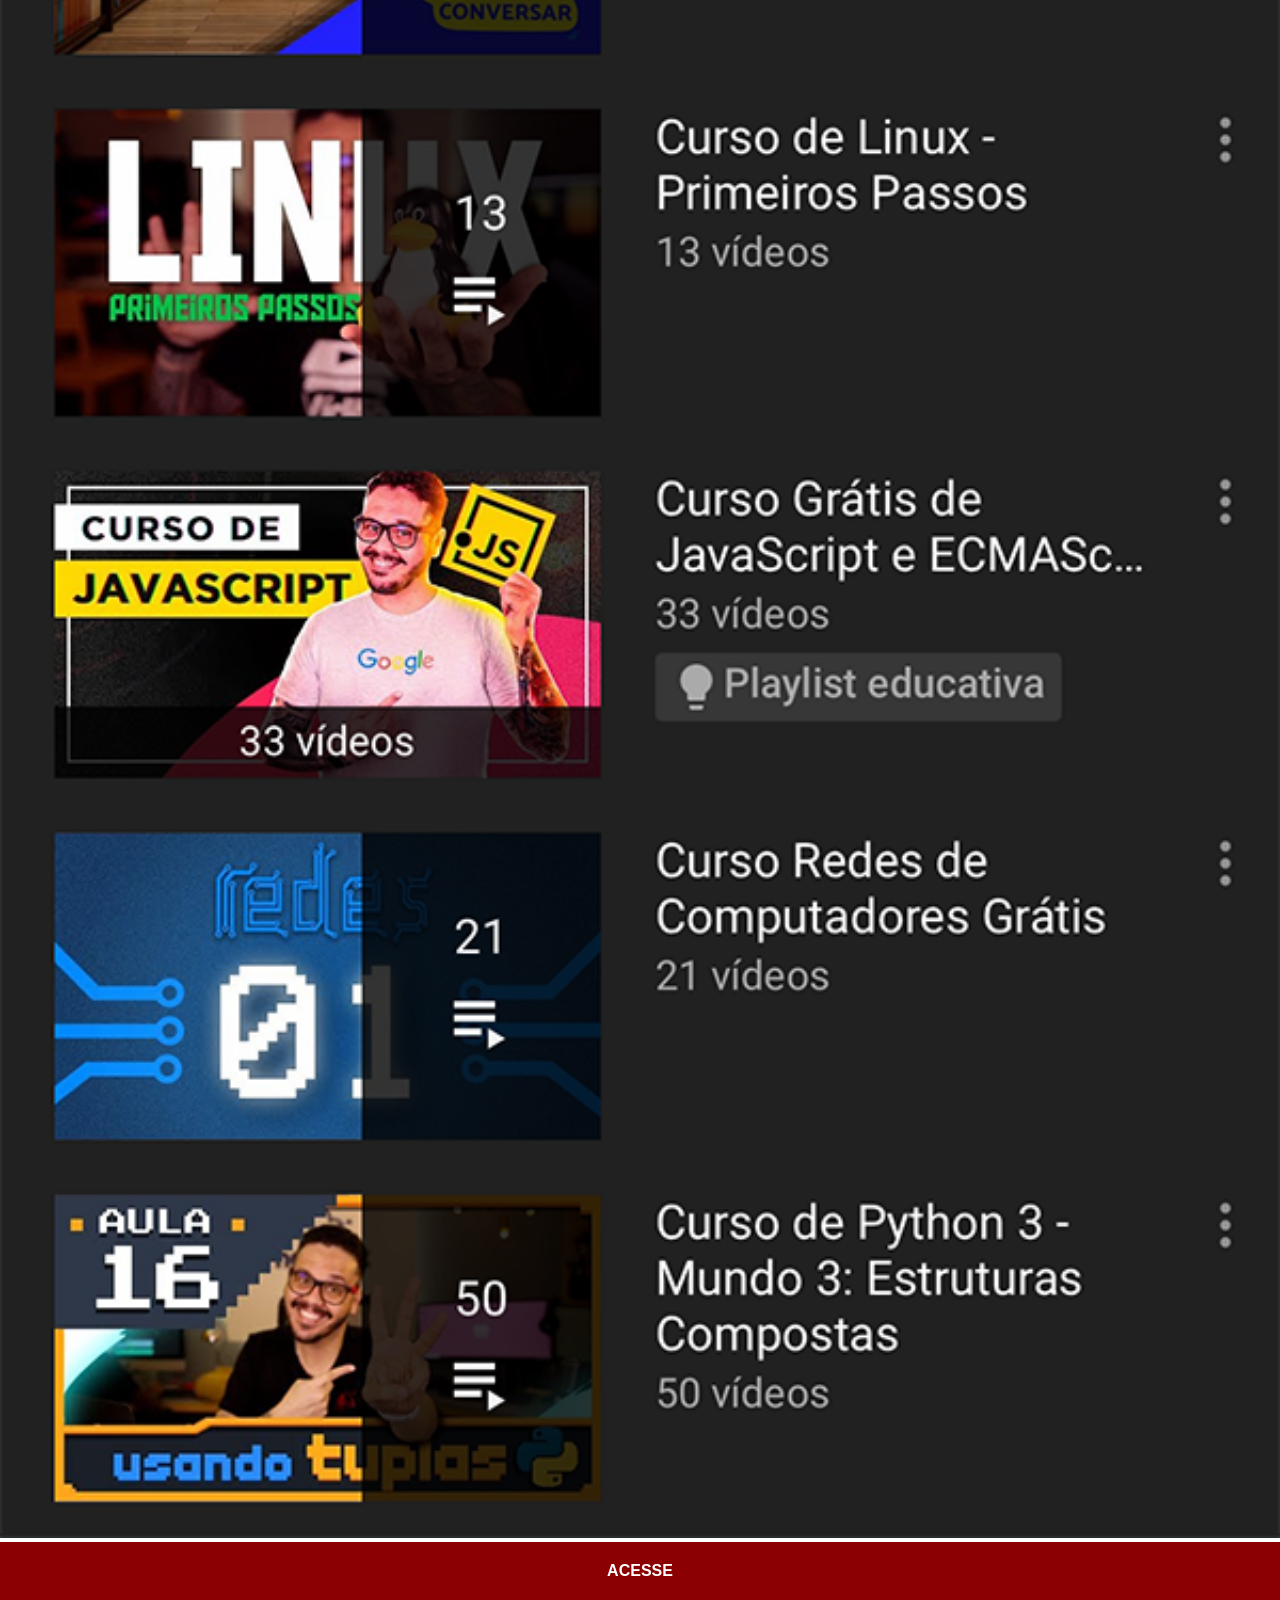
<file: youtube.html>
<!DOCTYPE html>
<html lang="pt-br">
<head>
    <meta charset="UTF-8">
    <meta name="viewport" content="width=device-width, initial-scale=1.0">
    <title>Youtube</title>

    <link rel="stylesheet" href="estilos/social.css">

</head>
<body>
    <img src="imagens/tela-youtube.png" alt="Youtube">
    <a href="https://www.youtube.com/@cursoemvideo/playlists" target="_blank">ACESSE</a>
</body>
</html>
</file>
<file: estilos/style.css>
@charset "UTF-8";

* {
    margin: 0%;
    padding: 0px;
    font-family: Arial, Helvetica, sans-serif;
}

html, body {
    height: 100vh;
    width: 100vw;
    background-color: black;
}

body {
    background: url(../imagens/fundo-madeira.jpg) no-repeat top center;
    background-size: cover;
    background-attachment: fixed;
}

main {
    height: 100vh;
    position: relative;
}

section#telefone {
    height: 627px;
    width: 311px;

    position: absolute;
    top: 50%;
    left: 50%;
    transform: translate(-50%, -50%);
    background: url(../imagens/frame-iphone.png) no-repeat;
}

iframe#tela {
    position: relative;
    top: 80px;
    left: 22px;
    width: 267px;
    height: 471px;
}

section#redes-sociais {
    text-align: right;
}

section#redes-sociais img {
    width: 50px;
    margin: 10px;
    border-radius: 50%;
    box-shadow: 2px 2px 5px rgba(0, 0, 0, 0.400);
    box-sizing: border-box;
}

section#redes-sociais img:hover {
    border: 2px solid rgba(255, 255, 255, 0.601);
    transform: translate(-3px, -3px);
    box-shadow: 5px 5px 10px rgba(0, 0, 0, 0.604);
    transition: transform 0.3s border 0.5s;
}
</file>
<file: estilos/social.css>
@charset "UTF-8";

   * {
            margin: 0px;
            padding: 0px;
            font-family: Arial, Helvetica, sans-serif;
        }

        ::-webkit-scrollbar {
            width: 0px;
            width: 0px;
        }

        img {
            width: 100vw;
        }

        a {
            display: block;
            background-color: darkred;
            color: white;
            padding: 20px;
            text-align: center;
            font-weight: bolder;
            text-decoration: none;
        }

        a:hover {
            background-color: red;
        }
</file>
